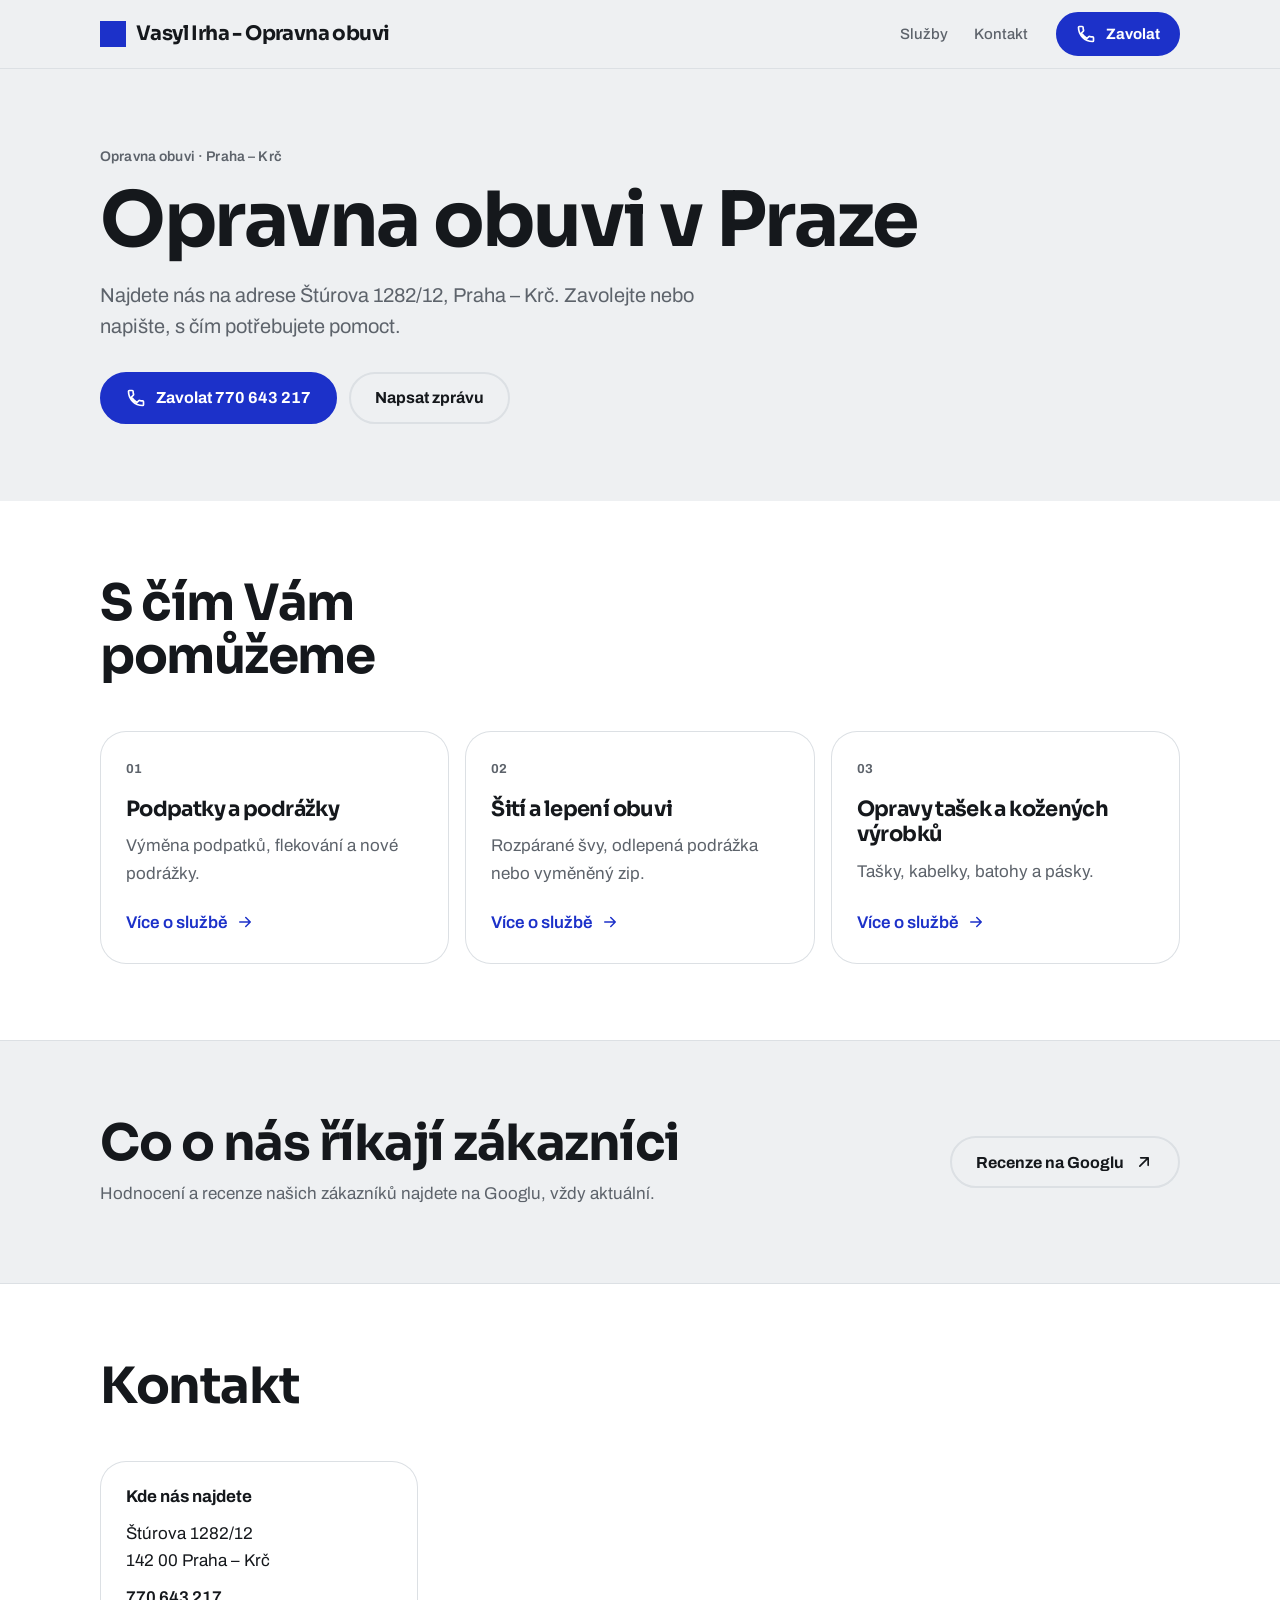
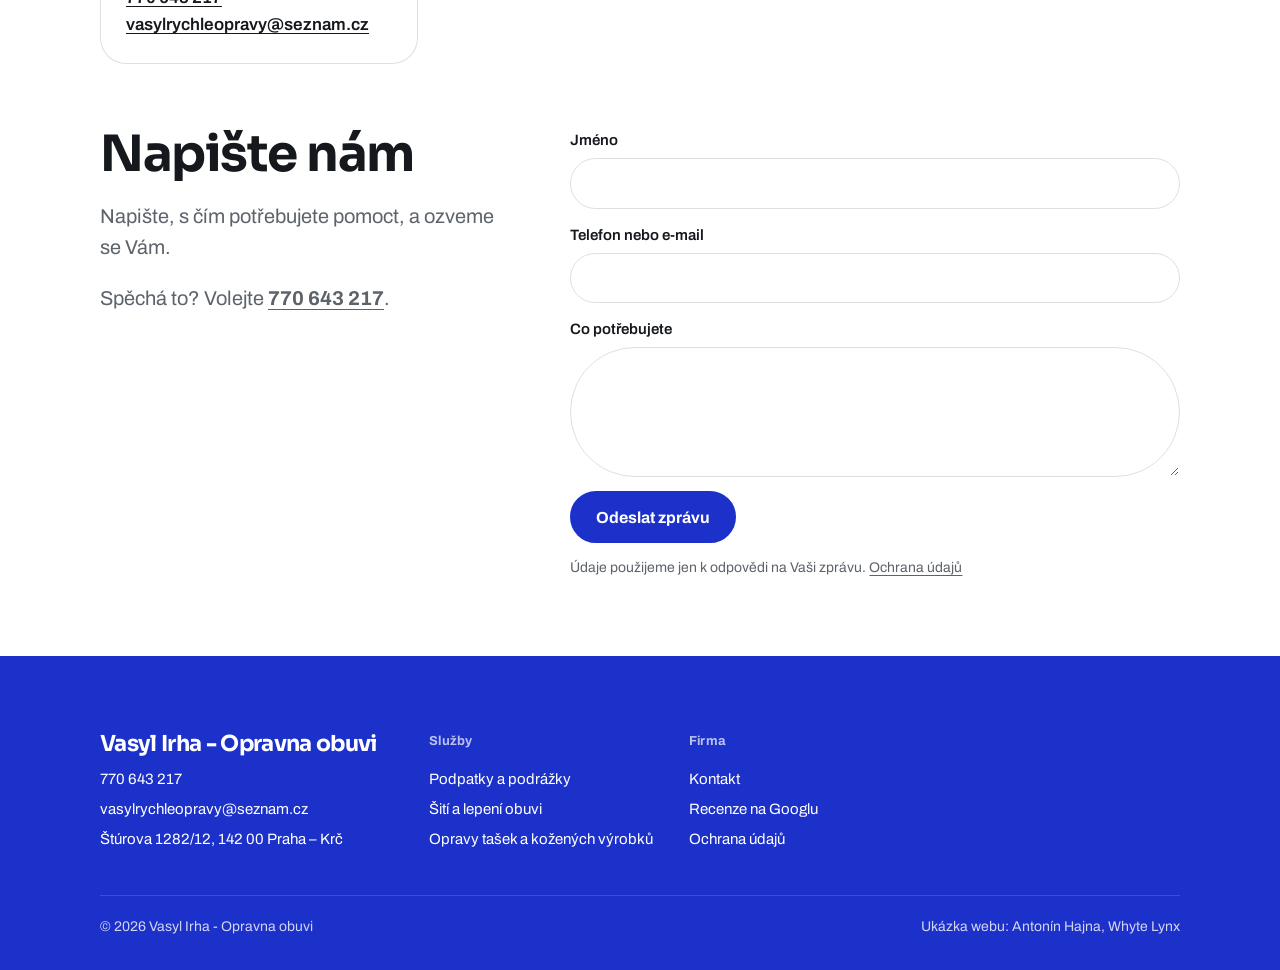
<file: index.html>
<!doctype html>
<html lang="cs">
<head>
<meta charset="utf-8">
<meta name="viewport" content="width=device-width, initial-scale=1">
<meta name="robots" content="noindex">
<title>Vasyl Irha - Opravna obuvi – opravna obuvi v Praze</title>
<meta name="description" content="Opravna obuvi v Praze. Najdete nás na adrese Štúrova 1282/12, Praha – Krč. Zavolejte nebo napište, s čím potřebujete pomoct.">
<meta property="og:type" content="website">
<meta property="og:locale" content="cs_CZ">
<meta property="og:title" content="Vasyl Irha - Opravna obuvi – opravna obuvi v Praze">
<meta property="og:description" content="Opravna obuvi v Praze. Najdete nás na adrese Štúrova 1282/12, Praha – Krč. Zavolejte nebo napište, s čím potřebujete pomoct.">
<meta name="theme-color" content="#eef0f2">
<link rel="icon" href="data:,">
<link rel="preconnect" href="https://fonts.googleapis.com">
<link rel="preconnect" href="https://fonts.gstatic.com" crossorigin>
<link href="https://fonts.googleapis.com/css2?family=Sora:wght@700&amp;family=Archivo:wdth,wght@62..125,100..900&amp;display=swap" rel="stylesheet">
<style>:root{--c:#1c31c9;--on:#ffffff;--cx:#1c31c9;--c2:#e6c37a;--on2:#161616;--bg:#eef0f2;--fg:#15181c;--mut:#5d636b;--card:#ffffff;--line:#dce0e4;--alt:#ffffff;--r:26px;--rb:999px;--hf:'Sora',system-ui,sans-serif;--hw:700;--hs:100%;--ht:none;--hl:-.03em;--hv:normal;--hk:1;--bf:'Archivo',system-ui,sans-serif;--sp:76px}</style>
<link rel="stylesheet" href="k.css">
<script type="application/ld+json">
{
 "@context": "https://schema.org",
 "@graph": [
  {
   "@type": "LocalBusiness",
   "@id": "#firma",
   "name": "Vasyl Irha - Opravna obuvi",
   "telephone": "+420770643217",
   "email": "vasylrychleopravy@seznam.cz",
   "address": {
    "@type": "PostalAddress",
    "streetAddress": "Štúrova 1282/12",
    "postalCode": "142 00",
    "addressLocality": "Praha – Krč",
    "addressCountry": "CZ"
   },
   "areaServed": [
    {
     "@type": "City",
     "name": "Praha"
    }
   ],
   "sameAs": [
    "https://www.google.com/maps/search/?api=1&query=Vasyl%20Irha%20-%20Opravna%20obuvi%2C%20%C5%A0t%C3%BArova%201282/12%2C%20142%2000%20Praha%204-Kr%C4%8D%2C%20Praha"
   ],
   "hasOfferCatalog": {
    "@type": "OfferCatalog",
    "name": "Služby",
    "itemListElement": [
     {
      "@type": "Offer",
      "itemOffered": {
       "@type": "Service",
       "name": "Podpatky a podrážky"
      }
     },
     {
      "@type": "Offer",
      "itemOffered": {
       "@type": "Service",
       "name": "Šití a lepení obuvi"
      }
     },
     {
      "@type": "Offer",
      "itemOffered": {
       "@type": "Service",
       "name": "Opravy tašek a kožených výrobků"
      }
     }
    ]
   }
  },
  {
   "@type": "WebSite",
   "name": "Vasyl Irha - Opravna obuvi",
   "inLanguage": "cs"
  }
 ]
}
</script>
</head>
<body data-hero="text" data-b="plna" data-ft="barva" data-mk="ctverec">
<a class="skok" href="#obsah">Přeskočit na obsah</a>
<header class="k-hdr">
  <div class="w">
    <a class="k-brand" href="index.html"><span class="k-mark" aria-hidden="true"></span><span class="k-name">Vasyl Irha - Opravna obuvi</span></a>
    <nav class="k-menu" aria-label="Hlavní"><a href="index.html#sluzby">Služby</a><a href="kontakt.html">Kontakt</a></nav>
    <a class="k-btn" href="tel:+420770643217"><svg viewBox="0 0 24 24" aria-hidden="true"><path d="M6.6 10.8a15.2 15.2 0 0 0 6.6 6.6l2.2-2.2a1 1 0 0 1 1-.25 11.4 11.4 0 0 0 3.6.57 1 1 0 0 1 1 1V20a1 1 0 0 1-1 1A17 17 0 0 1 3 4a1 1 0 0 1 1-1h3.5a1 1 0 0 1 1 1c0 1.25.2 2.45.57 3.6a1 1 0 0 1-.25 1z"/></svg>Zavolat</a>
  </div>
</header>
<main id="obsah">
<section class="k-hero">
  <div class="w k-hero-in">
    <div>
      <p class="k-kick">Opravna obuvi · Praha – Krč</p>
      <h1>Opravna obuvi v Praze</h1>
      <p class="k-lead">Najdete nás na adrese Štúrova 1282/12, Praha – Krč. Zavolejte nebo napište, s čím potřebujete pomoct.</p>
      <div class="k-acts"><a class="k-btn" href="tel:+420770643217"><svg viewBox="0 0 24 24" aria-hidden="true"><path d="M6.6 10.8a15.2 15.2 0 0 0 6.6 6.6l2.2-2.2a1 1 0 0 1 1-.25 11.4 11.4 0 0 0 3.6.57 1 1 0 0 1 1 1V20a1 1 0 0 1-1 1A17 17 0 0 1 3 4a1 1 0 0 1 1-1h3.5a1 1 0 0 1 1 1c0 1.25.2 2.45.57 3.6a1 1 0 0 1-.25 1z"/></svg>Zavolat 770 643 217</a><a class="k-btn alt" href="#kontakt">Napsat zprávu</a></div>
      
    </div>
    
  </div>
</section>
<section class="k-sec alt" id="sluzby"><div class="w"><div class="k-head"><h2>S čím Vám pomůžeme</h2></div><div class="k-cards"><a class="k-card" href="podpatky-a-podrazky.html"><span class="k-num">01</span><h3>Podpatky a podrážky</h3><p>Výměna podpatků, flekování a nové podrážky.</p><span class="k-more">Více o službě<svg viewBox="0 0 24 24" aria-hidden="true"><path d="M5 12h14M13 6l6 6-6 6"/></svg></span></a><a class="k-card" href="siti-a-lepeni-obuvi.html"><span class="k-num">02</span><h3>Šití a lepení obuvi</h3><p>Rozpárané švy, odlepená podrážka nebo vyměněný zip.</p><span class="k-more">Více o službě<svg viewBox="0 0 24 24" aria-hidden="true"><path d="M5 12h14M13 6l6 6-6 6"/></svg></span></a><a class="k-card" href="opravy-tasek-a-kozenych-vyrobku.html"><span class="k-num">03</span><h3>Opravy tašek a kožených výrobků</h3><p>Tašky, kabelky, batohy a pásky.</p><span class="k-more">Více o službě<svg viewBox="0 0 24 24" aria-hidden="true"><path d="M5 12h14M13 6l6 6-6 6"/></svg></span></a></div></div></section>
<section class="k-sec" id="recenze"><div class="w k-band"><div><h2>Co o nás říkají zákazníci</h2><p>Hodnocení a recenze našich zákazníků najdete na Googlu, vždy aktuální.</p></div><a class="k-btn alt" href="https://www.google.com/maps/search/?api=1&amp;query=Vasyl%20Irha%20-%20Opravna%20obuvi%2C%20%C5%A0t%C3%BArova%201282/12%2C%20142%2000%20Praha%204-Kr%C4%8D%2C%20Praha" target="_blank" rel="noopener">Recenze na Googlu<svg viewBox="0 0 24 24" aria-hidden="true"><path d="M7 17 17 7M8 7h9v9"/></svg></a></div></section>
<section class="k-sec alt" id="kontakt"><div class="w"><div class="k-head"><h2>Kontakt</h2></div><div class="k-contact"><div class="k-tile"><h3>Kde nás najdete</h3><p>Štúrova 1282/12<br>142 00 Praha – Krč</p><p><a href="tel:+420770643217">770 643 217</a><br><a href="mailto:vasylrychleopravy@seznam.cz">vasylrychleopravy@seznam.cz</a></p></div></div><div class="k-form-w" id="formular">
  <div><h2>Napište nám</h2><p class="k-lead">Napište, s čím potřebujete pomoct, a ozveme se Vám.</p>
  <p class="k-lead">Spěchá to? Volejte <a href="tel:+420770643217"><strong>770 643 217</strong></a>.</p></div>
  <form class="k-form" id="kForm" data-mode="demo">
    <label>Jméno<input name="jmeno" autocomplete="name" required></label>
    <label>Telefon nebo e-mail<input name="kontakt" autocomplete="tel" required></label>
    <label>Co potřebujete<textarea name="zprava" required></textarea></label>
    <button class="k-btn" type="submit">Odeslat zprávu</button>
    <p class="k-note">Údaje použijeme jen k odpovědi na Vaši zprávu. <a href="ochrana-udaju.html">Ochrana údajů</a></p>
  </form>
</div></div></section>
</main>
<footer class="k-ft">
  <div class="w">
    <div class="k-ft-in">
      <div><span class="k-name">Vasyl Irha - Opravna obuvi</span><p><a href="tel:+420770643217">770 643 217</a></p><p><a href="mailto:vasylrychleopravy@seznam.cz">vasylrychleopravy@seznam.cz</a></p><p>Štúrova 1282/12, 142 00 Praha – Krč</p></div>
      <nav aria-label="Služby"><h3>Služby</h3><a href="podpatky-a-podrazky.html">Podpatky a podrážky</a><a href="siti-a-lepeni-obuvi.html">Šití a lepení obuvi</a><a href="opravy-tasek-a-kozenych-vyrobku.html">Opravy tašek a kožených výrobků</a></nav><nav aria-label="Firma"><h3>Firma</h3><a href="kontakt.html">Kontakt</a><a href="https://www.google.com/maps/search/?api=1&amp;query=Vasyl%20Irha%20-%20Opravna%20obuvi%2C%20%C5%A0t%C3%BArova%201282/12%2C%20142%2000%20Praha%204-Kr%C4%8D%2C%20Praha" target="_blank" rel="noopener">Recenze na Googlu</a><a href="ochrana-udaju.html">Ochrana údajů</a></nav>
    </div>
    <div class="k-ft-bot"><span>© 2026 Vasyl Irha - Opravna obuvi</span><span>Ukázka webu: Antonín Hajna, <a href="https://whytelynx.cz" target="_blank" rel="noopener">Whyte Lynx</a></span></div>
  </div>
</footer>
<div class="k-bar"><a class="k-btn" href="tel:+420770643217"><svg viewBox="0 0 24 24" aria-hidden="true"><path d="M6.6 10.8a15.2 15.2 0 0 0 6.6 6.6l2.2-2.2a1 1 0 0 1 1-.25 11.4 11.4 0 0 0 3.6.57 1 1 0 0 1 1 1V20a1 1 0 0 1-1 1A17 17 0 0 1 3 4a1 1 0 0 1 1-1h3.5a1 1 0 0 1 1 1c0 1.25.2 2.45.57 3.6a1 1 0 0 1-.25 1z"/></svg>Zavolat</a><a class="k-btn alt" href="kontakt.html#formular">Napsat</a></div>
<script>window.K_HODINY=[]</script>
<script src="k.js" defer></script>
</body>
</html>
</file>
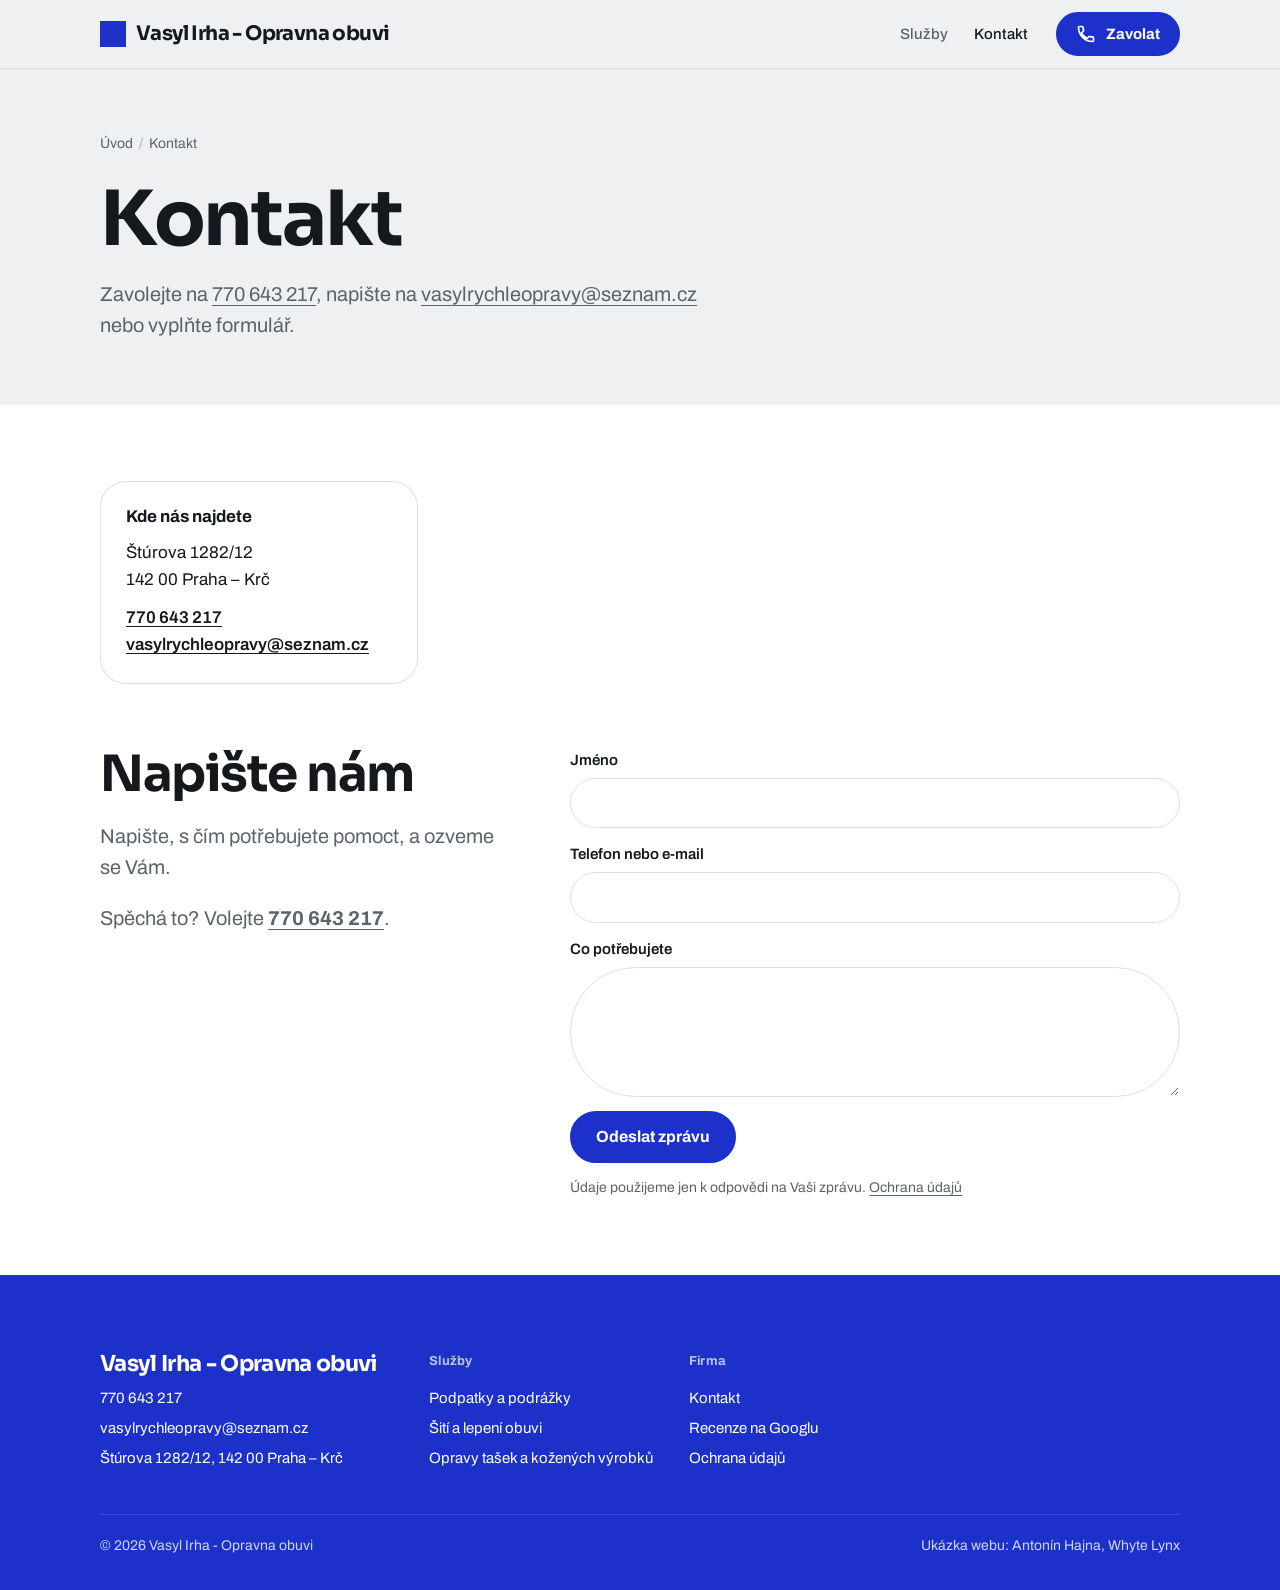
<file: kontakt.html>
<!doctype html>
<html lang="cs">
<head>
<meta charset="utf-8">
<meta name="viewport" content="width=device-width, initial-scale=1">
<meta name="robots" content="noindex">
<title>Kontakt | Vasyl Irha - Opravna obuvi</title>
<meta name="description" content="Vasyl Irha - Opravna obuvi: Štúrova 1282/12, 142 00 Praha – Krč, telefon 770 643 217.">
<meta property="og:type" content="website">
<meta property="og:locale" content="cs_CZ">
<meta property="og:title" content="Kontakt | Vasyl Irha - Opravna obuvi">
<meta property="og:description" content="Vasyl Irha - Opravna obuvi: Štúrova 1282/12, 142 00 Praha – Krč, telefon 770 643 217.">
<meta name="theme-color" content="#eef0f2">
<link rel="icon" href="data:,">
<link rel="preconnect" href="https://fonts.googleapis.com">
<link rel="preconnect" href="https://fonts.gstatic.com" crossorigin>
<link href="https://fonts.googleapis.com/css2?family=Sora:wght@700&amp;family=Archivo:wdth,wght@62..125,100..900&amp;display=swap" rel="stylesheet">
<style>:root{--c:#1c31c9;--on:#ffffff;--cx:#1c31c9;--c2:#e6c37a;--on2:#161616;--bg:#eef0f2;--fg:#15181c;--mut:#5d636b;--card:#ffffff;--line:#dce0e4;--alt:#ffffff;--r:26px;--rb:999px;--hf:'Sora',system-ui,sans-serif;--hw:700;--hs:100%;--ht:none;--hl:-.03em;--hv:normal;--hk:1;--bf:'Archivo',system-ui,sans-serif;--sp:76px}</style>
<link rel="stylesheet" href="k.css">
<script type="application/ld+json">
{
 "@context": "https://schema.org",
 "@graph": [
  {
   "@type": "LocalBusiness",
   "@id": "#firma",
   "name": "Vasyl Irha - Opravna obuvi",
   "telephone": "+420770643217",
   "email": "vasylrychleopravy@seznam.cz",
   "address": {
    "@type": "PostalAddress",
    "streetAddress": "Štúrova 1282/12",
    "postalCode": "142 00",
    "addressLocality": "Praha – Krč",
    "addressCountry": "CZ"
   },
   "areaServed": [
    {
     "@type": "City",
     "name": "Praha"
    }
   ],
   "sameAs": [
    "https://www.google.com/maps/search/?api=1&query=Vasyl%20Irha%20-%20Opravna%20obuvi%2C%20%C5%A0t%C3%BArova%201282/12%2C%20142%2000%20Praha%204-Kr%C4%8D%2C%20Praha"
   ],
   "hasOfferCatalog": {
    "@type": "OfferCatalog",
    "name": "Služby",
    "itemListElement": [
     {
      "@type": "Offer",
      "itemOffered": {
       "@type": "Service",
       "name": "Podpatky a podrážky"
      }
     },
     {
      "@type": "Offer",
      "itemOffered": {
       "@type": "Service",
       "name": "Šití a lepení obuvi"
      }
     },
     {
      "@type": "Offer",
      "itemOffered": {
       "@type": "Service",
       "name": "Opravy tašek a kožených výrobků"
      }
     }
    ]
   }
  },
  {
   "@type": "BreadcrumbList",
   "itemListElement": [
    {
     "@type": "ListItem",
     "position": 1,
     "name": "Úvod"
    },
    {
     "@type": "ListItem",
     "position": 2,
     "name": "Kontakt"
    }
   ]
  }
 ]
}
</script>
</head>
<body data-hero="text" data-b="plna" data-ft="barva" data-mk="ctverec">
<a class="skok" href="#obsah">Přeskočit na obsah</a>
<header class="k-hdr">
  <div class="w">
    <a class="k-brand" href="index.html"><span class="k-mark" aria-hidden="true"></span><span class="k-name">Vasyl Irha - Opravna obuvi</span></a>
    <nav class="k-menu" aria-label="Hlavní"><a href="index.html#sluzby">Služby</a><a href="kontakt.html" aria-current="page">Kontakt</a></nav>
    <a class="k-btn" href="tel:+420770643217"><svg viewBox="0 0 24 24" aria-hidden="true"><path d="M6.6 10.8a15.2 15.2 0 0 0 6.6 6.6l2.2-2.2a1 1 0 0 1 1-.25 11.4 11.4 0 0 0 3.6.57 1 1 0 0 1 1 1V20a1 1 0 0 1-1 1A17 17 0 0 1 3 4a1 1 0 0 1 1-1h3.5a1 1 0 0 1 1 1c0 1.25.2 2.45.57 3.6a1 1 0 0 1-.25 1z"/></svg>Zavolat</a>
  </div>
</header>
<main id="obsah">
<section class="k-hero k-sub"><div class="w">
  <nav class="k-crumb" aria-label="Drobečková navigace"><a href="index.html">Úvod</a><span>Kontakt</span></nav>
  <h1>Kontakt</h1>
  <p class="k-lead">Zavolejte na <a href="tel:+420770643217">770 643 217</a>, napište na <a href="mailto:vasylrychleopravy@seznam.cz">vasylrychleopravy@seznam.cz</a> nebo vyplňte formulář.</p>
</div></section>
<section class="k-sec alt" style="border-top:0"><div class="w"><div class="k-contact"><div class="k-tile"><h3>Kde nás najdete</h3><p>Štúrova 1282/12<br>142 00 Praha – Krč</p><p><a href="tel:+420770643217">770 643 217</a><br><a href="mailto:vasylrychleopravy@seznam.cz">vasylrychleopravy@seznam.cz</a></p></div></div><div class="k-form-w" id="formular">
  <div><h2>Napište nám</h2><p class="k-lead">Napište, s čím potřebujete pomoct, a ozveme se Vám.</p>
  <p class="k-lead">Spěchá to? Volejte <a href="tel:+420770643217"><strong>770 643 217</strong></a>.</p></div>
  <form class="k-form" id="kForm" data-mode="demo">
    <label>Jméno<input name="jmeno" autocomplete="name" required></label>
    <label>Telefon nebo e-mail<input name="kontakt" autocomplete="tel" required></label>
    <label>Co potřebujete<textarea name="zprava" required></textarea></label>
    <button class="k-btn" type="submit">Odeslat zprávu</button>
    <p class="k-note">Údaje použijeme jen k odpovědi na Vaši zprávu. <a href="ochrana-udaju.html">Ochrana údajů</a></p>
  </form>
</div></div></section>
</main>
<footer class="k-ft">
  <div class="w">
    <div class="k-ft-in">
      <div><span class="k-name">Vasyl Irha - Opravna obuvi</span><p><a href="tel:+420770643217">770 643 217</a></p><p><a href="mailto:vasylrychleopravy@seznam.cz">vasylrychleopravy@seznam.cz</a></p><p>Štúrova 1282/12, 142 00 Praha – Krč</p></div>
      <nav aria-label="Služby"><h3>Služby</h3><a href="podpatky-a-podrazky.html">Podpatky a podrážky</a><a href="siti-a-lepeni-obuvi.html">Šití a lepení obuvi</a><a href="opravy-tasek-a-kozenych-vyrobku.html">Opravy tašek a kožených výrobků</a></nav><nav aria-label="Firma"><h3>Firma</h3><a href="kontakt.html">Kontakt</a><a href="https://www.google.com/maps/search/?api=1&amp;query=Vasyl%20Irha%20-%20Opravna%20obuvi%2C%20%C5%A0t%C3%BArova%201282/12%2C%20142%2000%20Praha%204-Kr%C4%8D%2C%20Praha" target="_blank" rel="noopener">Recenze na Googlu</a><a href="ochrana-udaju.html">Ochrana údajů</a></nav>
    </div>
    <div class="k-ft-bot"><span>© 2026 Vasyl Irha - Opravna obuvi</span><span>Ukázka webu: Antonín Hajna, <a href="https://whytelynx.cz" target="_blank" rel="noopener">Whyte Lynx</a></span></div>
  </div>
</footer>
<div class="k-bar"><a class="k-btn" href="tel:+420770643217"><svg viewBox="0 0 24 24" aria-hidden="true"><path d="M6.6 10.8a15.2 15.2 0 0 0 6.6 6.6l2.2-2.2a1 1 0 0 1 1-.25 11.4 11.4 0 0 0 3.6.57 1 1 0 0 1 1 1V20a1 1 0 0 1-1 1A17 17 0 0 1 3 4a1 1 0 0 1 1-1h3.5a1 1 0 0 1 1 1c0 1.25.2 2.45.57 3.6a1 1 0 0 1-.25 1z"/></svg>Zavolat</a><a class="k-btn alt" href="kontakt.html#formular">Napsat</a></div>
<script>window.K_HODINY=[]</script>
<script src="k.js" defer></script>
</body>
</html>
</file>
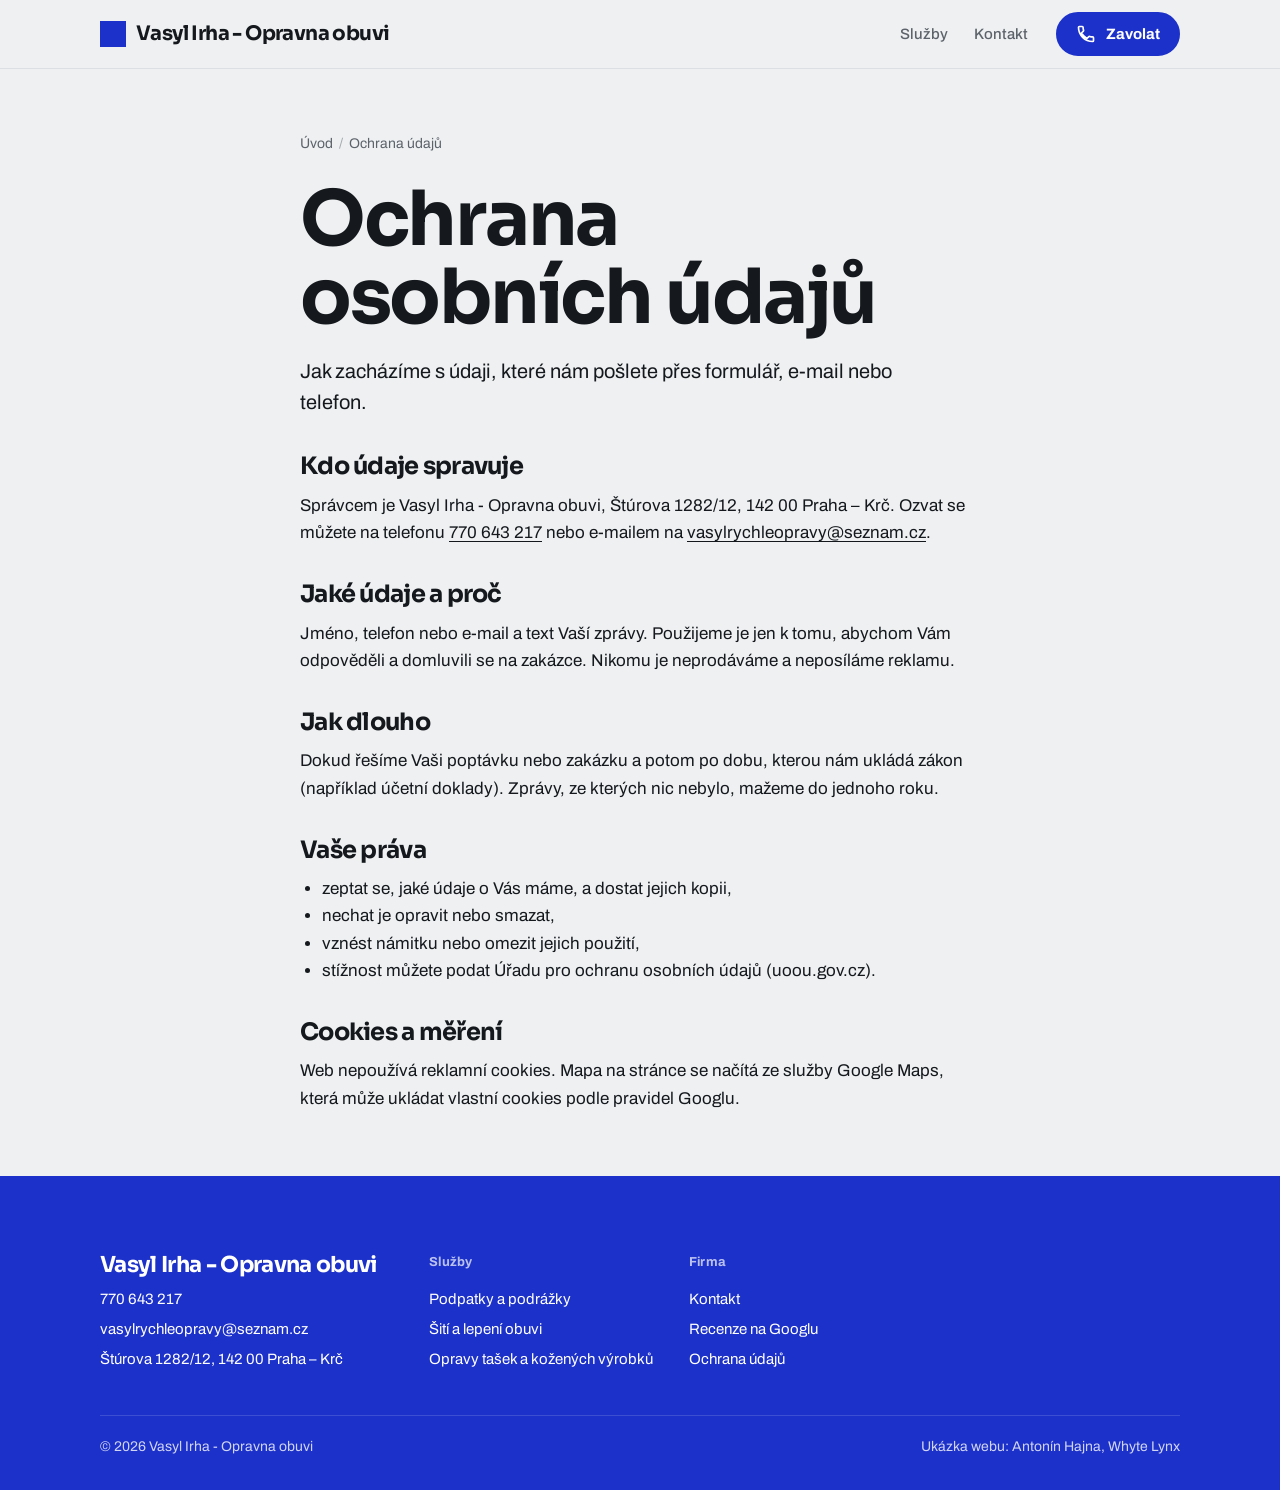
<file: ochrana-udaju.html>
<!doctype html>
<html lang="cs">
<head>
<meta charset="utf-8">
<meta name="viewport" content="width=device-width, initial-scale=1">
<meta name="robots" content="noindex">
<title>Ochrana údajů | Vasyl Irha - Opravna obuvi</title>
<meta name="description" content="Jak Vasyl Irha - Opravna obuvi zachází s osobními údaji.">
<meta property="og:type" content="website">
<meta property="og:locale" content="cs_CZ">
<meta property="og:title" content="Ochrana údajů | Vasyl Irha - Opravna obuvi">
<meta property="og:description" content="Jak Vasyl Irha - Opravna obuvi zachází s osobními údaji.">
<meta name="theme-color" content="#eef0f2">
<link rel="icon" href="data:,">
<link rel="preconnect" href="https://fonts.googleapis.com">
<link rel="preconnect" href="https://fonts.gstatic.com" crossorigin>
<link href="https://fonts.googleapis.com/css2?family=Sora:wght@700&amp;family=Archivo:wdth,wght@62..125,100..900&amp;display=swap" rel="stylesheet">
<style>:root{--c:#1c31c9;--on:#ffffff;--cx:#1c31c9;--c2:#e6c37a;--on2:#161616;--bg:#eef0f2;--fg:#15181c;--mut:#5d636b;--card:#ffffff;--line:#dce0e4;--alt:#ffffff;--r:26px;--rb:999px;--hf:'Sora',system-ui,sans-serif;--hw:700;--hs:100%;--ht:none;--hl:-.03em;--hv:normal;--hk:1;--bf:'Archivo',system-ui,sans-serif;--sp:76px}</style>
<link rel="stylesheet" href="k.css">
<script type="application/ld+json">
{
 "@context": "https://schema.org",
 "@graph": [
  {
   "@type": "LocalBusiness",
   "@id": "#firma",
   "name": "Vasyl Irha - Opravna obuvi",
   "telephone": "+420770643217"
  }
 ]
}
</script>
</head>
<body data-hero="text" data-b="plna" data-ft="barva" data-mk="ctverec">
<a class="skok" href="#obsah">Přeskočit na obsah</a>
<header class="k-hdr">
  <div class="w">
    <a class="k-brand" href="index.html"><span class="k-mark" aria-hidden="true"></span><span class="k-name">Vasyl Irha - Opravna obuvi</span></a>
    <nav class="k-menu" aria-label="Hlavní"><a href="index.html#sluzby">Služby</a><a href="kontakt.html">Kontakt</a></nav>
    <a class="k-btn" href="tel:+420770643217"><svg viewBox="0 0 24 24" aria-hidden="true"><path d="M6.6 10.8a15.2 15.2 0 0 0 6.6 6.6l2.2-2.2a1 1 0 0 1 1-.25 11.4 11.4 0 0 0 3.6.57 1 1 0 0 1 1 1V20a1 1 0 0 1-1 1A17 17 0 0 1 3 4a1 1 0 0 1 1-1h3.5a1 1 0 0 1 1 1c0 1.25.2 2.45.57 3.6a1 1 0 0 1-.25 1z"/></svg>Zavolat</a>
  </div>
</header>
<main id="obsah">
<section class="k-hero k-sub"><div class="w k-legal">
  <nav class="k-crumb" aria-label="Drobečková navigace"><a href="index.html">Úvod</a><span>Ochrana údajů</span></nav>
  <h1>Ochrana osobních údajů</h1>
  <p class="k-lead">Jak zacházíme s údaji, které nám pošlete přes formulář, e-mail nebo telefon.</p>
  <h2>Kdo údaje spravuje</h2>
  <p>Správcem je Vasyl Irha - Opravna obuvi, Štúrova 1282/12, 142 00 Praha – Krč. Ozvat se můžete na telefonu <a href="tel:+420770643217">770 643 217</a> nebo e-mailem na <a href="mailto:vasylrychleopravy@seznam.cz">vasylrychleopravy@seznam.cz</a>.</p>
  <h2>Jaké údaje a proč</h2>
  <p>Jméno, telefon nebo e-mail a text Vaší zprávy. Použijeme je jen k tomu, abychom Vám odpověděli a domluvili se na zakázce. Nikomu je neprodáváme a neposíláme reklamu.</p>
  <h2>Jak dlouho</h2>
  <p>Dokud řešíme Vaši poptávku nebo zakázku a potom po dobu, kterou nám ukládá zákon (například účetní doklady). Zprávy, ze kterých nic nebylo, mažeme do jednoho roku.</p>
  <h2>Vaše práva</h2>
  <ul><li>zeptat se, jaké údaje o Vás máme, a dostat jejich kopii,</li><li>nechat je opravit nebo smazat,</li><li>vznést námitku nebo omezit jejich použití,</li><li>stížnost můžete podat Úřadu pro ochranu osobních údajů (uoou.gov.cz).</li></ul>
  <h2>Cookies a měření</h2>
  <p>Web nepoužívá reklamní cookies. Mapa na stránce se načítá ze služby Google Maps, která může ukládat vlastní cookies podle pravidel Googlu.</p>
</div></section>
</main>
<footer class="k-ft">
  <div class="w">
    <div class="k-ft-in">
      <div><span class="k-name">Vasyl Irha - Opravna obuvi</span><p><a href="tel:+420770643217">770 643 217</a></p><p><a href="mailto:vasylrychleopravy@seznam.cz">vasylrychleopravy@seznam.cz</a></p><p>Štúrova 1282/12, 142 00 Praha – Krč</p></div>
      <nav aria-label="Služby"><h3>Služby</h3><a href="podpatky-a-podrazky.html">Podpatky a podrážky</a><a href="siti-a-lepeni-obuvi.html">Šití a lepení obuvi</a><a href="opravy-tasek-a-kozenych-vyrobku.html">Opravy tašek a kožených výrobků</a></nav><nav aria-label="Firma"><h3>Firma</h3><a href="kontakt.html">Kontakt</a><a href="https://www.google.com/maps/search/?api=1&amp;query=Vasyl%20Irha%20-%20Opravna%20obuvi%2C%20%C5%A0t%C3%BArova%201282/12%2C%20142%2000%20Praha%204-Kr%C4%8D%2C%20Praha" target="_blank" rel="noopener">Recenze na Googlu</a><a href="ochrana-udaju.html">Ochrana údajů</a></nav>
    </div>
    <div class="k-ft-bot"><span>© 2026 Vasyl Irha - Opravna obuvi</span><span>Ukázka webu: Antonín Hajna, <a href="https://whytelynx.cz" target="_blank" rel="noopener">Whyte Lynx</a></span></div>
  </div>
</footer>
<div class="k-bar"><a class="k-btn" href="tel:+420770643217"><svg viewBox="0 0 24 24" aria-hidden="true"><path d="M6.6 10.8a15.2 15.2 0 0 0 6.6 6.6l2.2-2.2a1 1 0 0 1 1-.25 11.4 11.4 0 0 0 3.6.57 1 1 0 0 1 1 1V20a1 1 0 0 1-1 1A17 17 0 0 1 3 4a1 1 0 0 1 1-1h3.5a1 1 0 0 1 1 1c0 1.25.2 2.45.57 3.6a1 1 0 0 1-.25 1z"/></svg>Zavolat</a><a class="k-btn alt" href="kontakt.html#formular">Napsat</a></div>
<script>window.K_HODINY=[]</script>
<script src="k.js" defer></script>
</body>
</html>
</file>
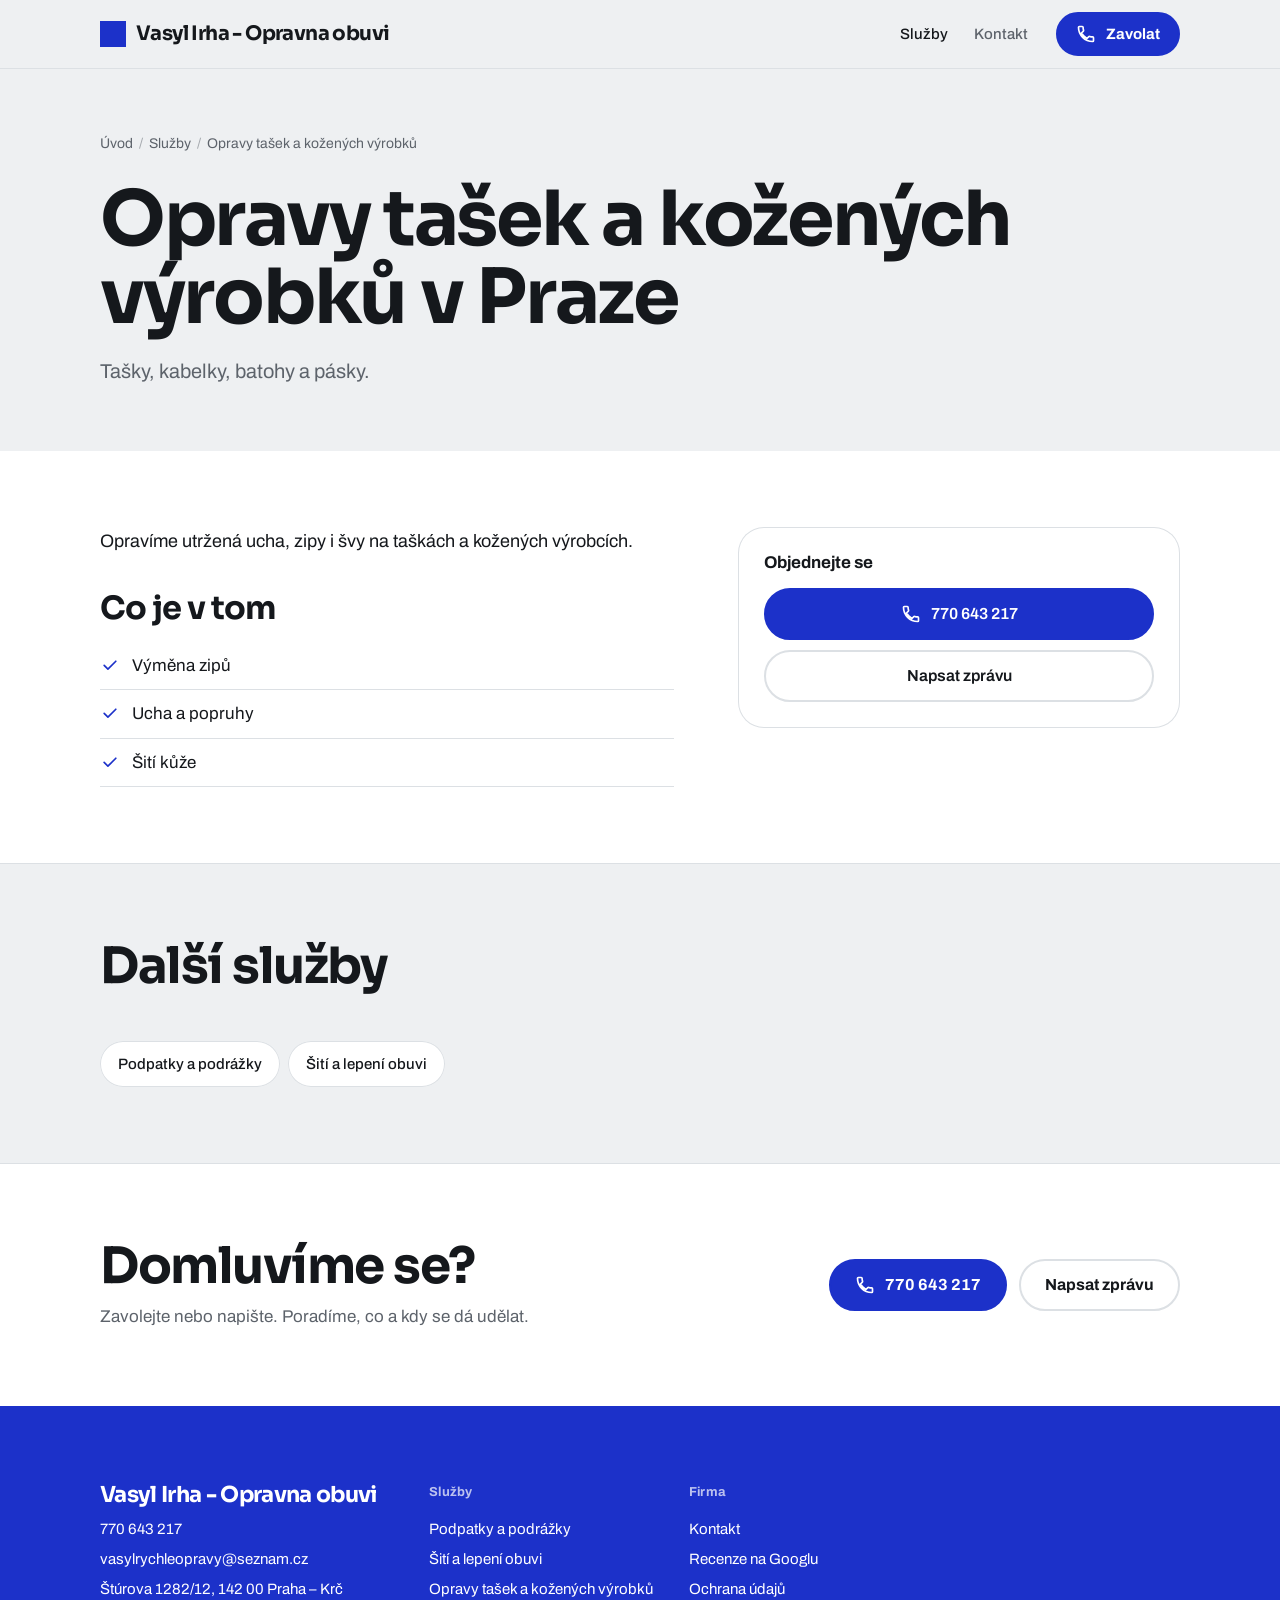
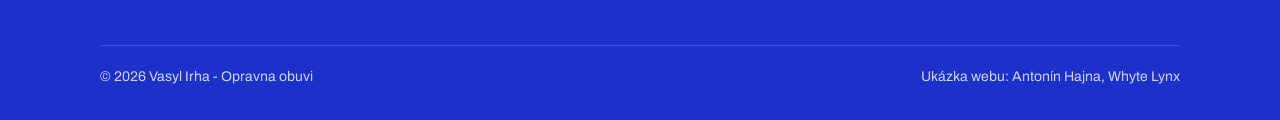
<file: opravy-tasek-a-kozenych-vyrobku.html>
<!doctype html>
<html lang="cs">
<head>
<meta charset="utf-8">
<meta name="viewport" content="width=device-width, initial-scale=1">
<meta name="robots" content="noindex">
<title>Opravy tašek a kožených výrobků Praha | Vasyl Irha - Opravna obuvi</title>
<meta name="description" content="Tašky, kabelky, batohy a pásky.">
<meta property="og:type" content="website">
<meta property="og:locale" content="cs_CZ">
<meta property="og:title" content="Opravy tašek a kožených výrobků Praha | Vasyl Irha - Opravna obuvi">
<meta property="og:description" content="Tašky, kabelky, batohy a pásky.">
<meta name="theme-color" content="#eef0f2">
<link rel="icon" href="data:,">
<link rel="preconnect" href="https://fonts.googleapis.com">
<link rel="preconnect" href="https://fonts.gstatic.com" crossorigin>
<link href="https://fonts.googleapis.com/css2?family=Sora:wght@700&amp;family=Archivo:wdth,wght@62..125,100..900&amp;display=swap" rel="stylesheet">
<style>:root{--c:#1c31c9;--on:#ffffff;--cx:#1c31c9;--c2:#e6c37a;--on2:#161616;--bg:#eef0f2;--fg:#15181c;--mut:#5d636b;--card:#ffffff;--line:#dce0e4;--alt:#ffffff;--r:26px;--rb:999px;--hf:'Sora',system-ui,sans-serif;--hw:700;--hs:100%;--ht:none;--hl:-.03em;--hv:normal;--hk:1;--bf:'Archivo',system-ui,sans-serif;--sp:76px}</style>
<link rel="stylesheet" href="k.css">
<script type="application/ld+json">
{
 "@context": "https://schema.org",
 "@graph": [
  {
   "@type": "LocalBusiness",
   "@id": "#firma",
   "name": "Vasyl Irha - Opravna obuvi",
   "telephone": "+420770643217"
  },
  {
   "@type": "Service",
   "name": "Opravy tašek a kožených výrobků",
   "description": "Tašky, kabelky, batohy a pásky.",
   "provider": {
    "@id": "#firma"
   },
   "areaServed": [
    {
     "@type": "City",
     "name": "Praha"
    }
   ]
  },
  {
   "@type": "BreadcrumbList",
   "itemListElement": [
    {
     "@type": "ListItem",
     "position": 1,
     "name": "Úvod"
    },
    {
     "@type": "ListItem",
     "position": 2,
     "name": "Opravy tašek a kožených výrobků"
    }
   ]
  }
 ]
}
</script>
</head>
<body data-hero="text" data-b="plna" data-ft="barva" data-mk="ctverec">
<a class="skok" href="#obsah">Přeskočit na obsah</a>
<header class="k-hdr">
  <div class="w">
    <a class="k-brand" href="index.html"><span class="k-mark" aria-hidden="true"></span><span class="k-name">Vasyl Irha - Opravna obuvi</span></a>
    <nav class="k-menu" aria-label="Hlavní"><a href="index.html#sluzby" aria-current="page">Služby</a><a href="kontakt.html">Kontakt</a></nav>
    <a class="k-btn" href="tel:+420770643217"><svg viewBox="0 0 24 24" aria-hidden="true"><path d="M6.6 10.8a15.2 15.2 0 0 0 6.6 6.6l2.2-2.2a1 1 0 0 1 1-.25 11.4 11.4 0 0 0 3.6.57 1 1 0 0 1 1 1V20a1 1 0 0 1-1 1A17 17 0 0 1 3 4a1 1 0 0 1 1-1h3.5a1 1 0 0 1 1 1c0 1.25.2 2.45.57 3.6a1 1 0 0 1-.25 1z"/></svg>Zavolat</a>
  </div>
</header>
<main id="obsah">
<section class="k-hero k-sub"><div class="w">
  <nav class="k-crumb" aria-label="Drobečková navigace"><a href="index.html">Úvod</a><span><a href="index.html#sluzby">Služby</a></span><span>Opravy tašek a kožených výrobků</span></nav>
  <h1>Opravy tašek a kožených výrobků v Praze</h1>
  <p class="k-lead">Tašky, kabelky, batohy a pásky.</p>
</div></section>
<section class="k-sec alt"><div class="w k-page"><div class="k-text"><p>Opravíme utržená ucha, zipy i švy na taškách a kožených výrobcích.</p><h2>Co je v tom</h2><ul class="k-check"><li><svg viewBox="0 0 24 24" aria-hidden="true"><path d="m5 12.5 4.5 4.5L19 7.5"/></svg><span>Výměna zipů</span></li><li><svg viewBox="0 0 24 24" aria-hidden="true"><path d="m5 12.5 4.5 4.5L19 7.5"/></svg><span>Ucha a popruhy</span></li><li><svg viewBox="0 0 24 24" aria-hidden="true"><path d="m5 12.5 4.5 4.5L19 7.5"/></svg><span>Šití kůže</span></li></ul></div><aside class="k-side"><div class="k-tile"><h3>Objednejte se</h3><p class="k-mut"></p><p style="margin-top:14px"><a class="k-btn" href="tel:+420770643217"><svg viewBox="0 0 24 24" aria-hidden="true"><path d="M6.6 10.8a15.2 15.2 0 0 0 6.6 6.6l2.2-2.2a1 1 0 0 1 1-.25 11.4 11.4 0 0 0 3.6.57 1 1 0 0 1 1 1V20a1 1 0 0 1-1 1A17 17 0 0 1 3 4a1 1 0 0 1 1-1h3.5a1 1 0 0 1 1 1c0 1.25.2 2.45.57 3.6a1 1 0 0 1-.25 1z"/></svg>770 643 217</a></p><p><a class="k-btn alt" href="kontakt.html#formular">Napsat zprávu</a></p></div></aside></div></section>
<section class="k-sec"><div class="w"><div class="k-head"><h2>Další služby</h2></div><div class="k-pills"><a href="podpatky-a-podrazky.html">Podpatky a podrážky</a><a href="siti-a-lepeni-obuvi.html">Šití a lepení obuvi</a></div></div></section>
<section class="k-sec alt"><div class="w k-band"><div><h2>Domluvíme se?</h2><p>Zavolejte nebo napište. Poradíme, co a kdy se dá udělat.</p></div><div class="k-acts" style="margin-top:0"><a class="k-btn" href="tel:+420770643217"><svg viewBox="0 0 24 24" aria-hidden="true"><path d="M6.6 10.8a15.2 15.2 0 0 0 6.6 6.6l2.2-2.2a1 1 0 0 1 1-.25 11.4 11.4 0 0 0 3.6.57 1 1 0 0 1 1 1V20a1 1 0 0 1-1 1A17 17 0 0 1 3 4a1 1 0 0 1 1-1h3.5a1 1 0 0 1 1 1c0 1.25.2 2.45.57 3.6a1 1 0 0 1-.25 1z"/></svg>770 643 217</a><a class="k-btn alt" href="kontakt.html#formular">Napsat zprávu</a></div></div></section>
</main>
<footer class="k-ft">
  <div class="w">
    <div class="k-ft-in">
      <div><span class="k-name">Vasyl Irha - Opravna obuvi</span><p><a href="tel:+420770643217">770 643 217</a></p><p><a href="mailto:vasylrychleopravy@seznam.cz">vasylrychleopravy@seznam.cz</a></p><p>Štúrova 1282/12, 142 00 Praha – Krč</p></div>
      <nav aria-label="Služby"><h3>Služby</h3><a href="podpatky-a-podrazky.html">Podpatky a podrážky</a><a href="siti-a-lepeni-obuvi.html">Šití a lepení obuvi</a><a href="opravy-tasek-a-kozenych-vyrobku.html">Opravy tašek a kožených výrobků</a></nav><nav aria-label="Firma"><h3>Firma</h3><a href="kontakt.html">Kontakt</a><a href="https://www.google.com/maps/search/?api=1&amp;query=Vasyl%20Irha%20-%20Opravna%20obuvi%2C%20%C5%A0t%C3%BArova%201282/12%2C%20142%2000%20Praha%204-Kr%C4%8D%2C%20Praha" target="_blank" rel="noopener">Recenze na Googlu</a><a href="ochrana-udaju.html">Ochrana údajů</a></nav>
    </div>
    <div class="k-ft-bot"><span>© 2026 Vasyl Irha - Opravna obuvi</span><span>Ukázka webu: Antonín Hajna, <a href="https://whytelynx.cz" target="_blank" rel="noopener">Whyte Lynx</a></span></div>
  </div>
</footer>
<div class="k-bar"><a class="k-btn" href="tel:+420770643217"><svg viewBox="0 0 24 24" aria-hidden="true"><path d="M6.6 10.8a15.2 15.2 0 0 0 6.6 6.6l2.2-2.2a1 1 0 0 1 1-.25 11.4 11.4 0 0 0 3.6.57 1 1 0 0 1 1 1V20a1 1 0 0 1-1 1A17 17 0 0 1 3 4a1 1 0 0 1 1-1h3.5a1 1 0 0 1 1 1c0 1.25.2 2.45.57 3.6a1 1 0 0 1-.25 1z"/></svg>Zavolat</a><a class="k-btn alt" href="kontakt.html#formular">Napsat</a></div>
<script>window.K_HODINY=[]</script>
<script src="k.js" defer></script>
</body>
</html>
</file>
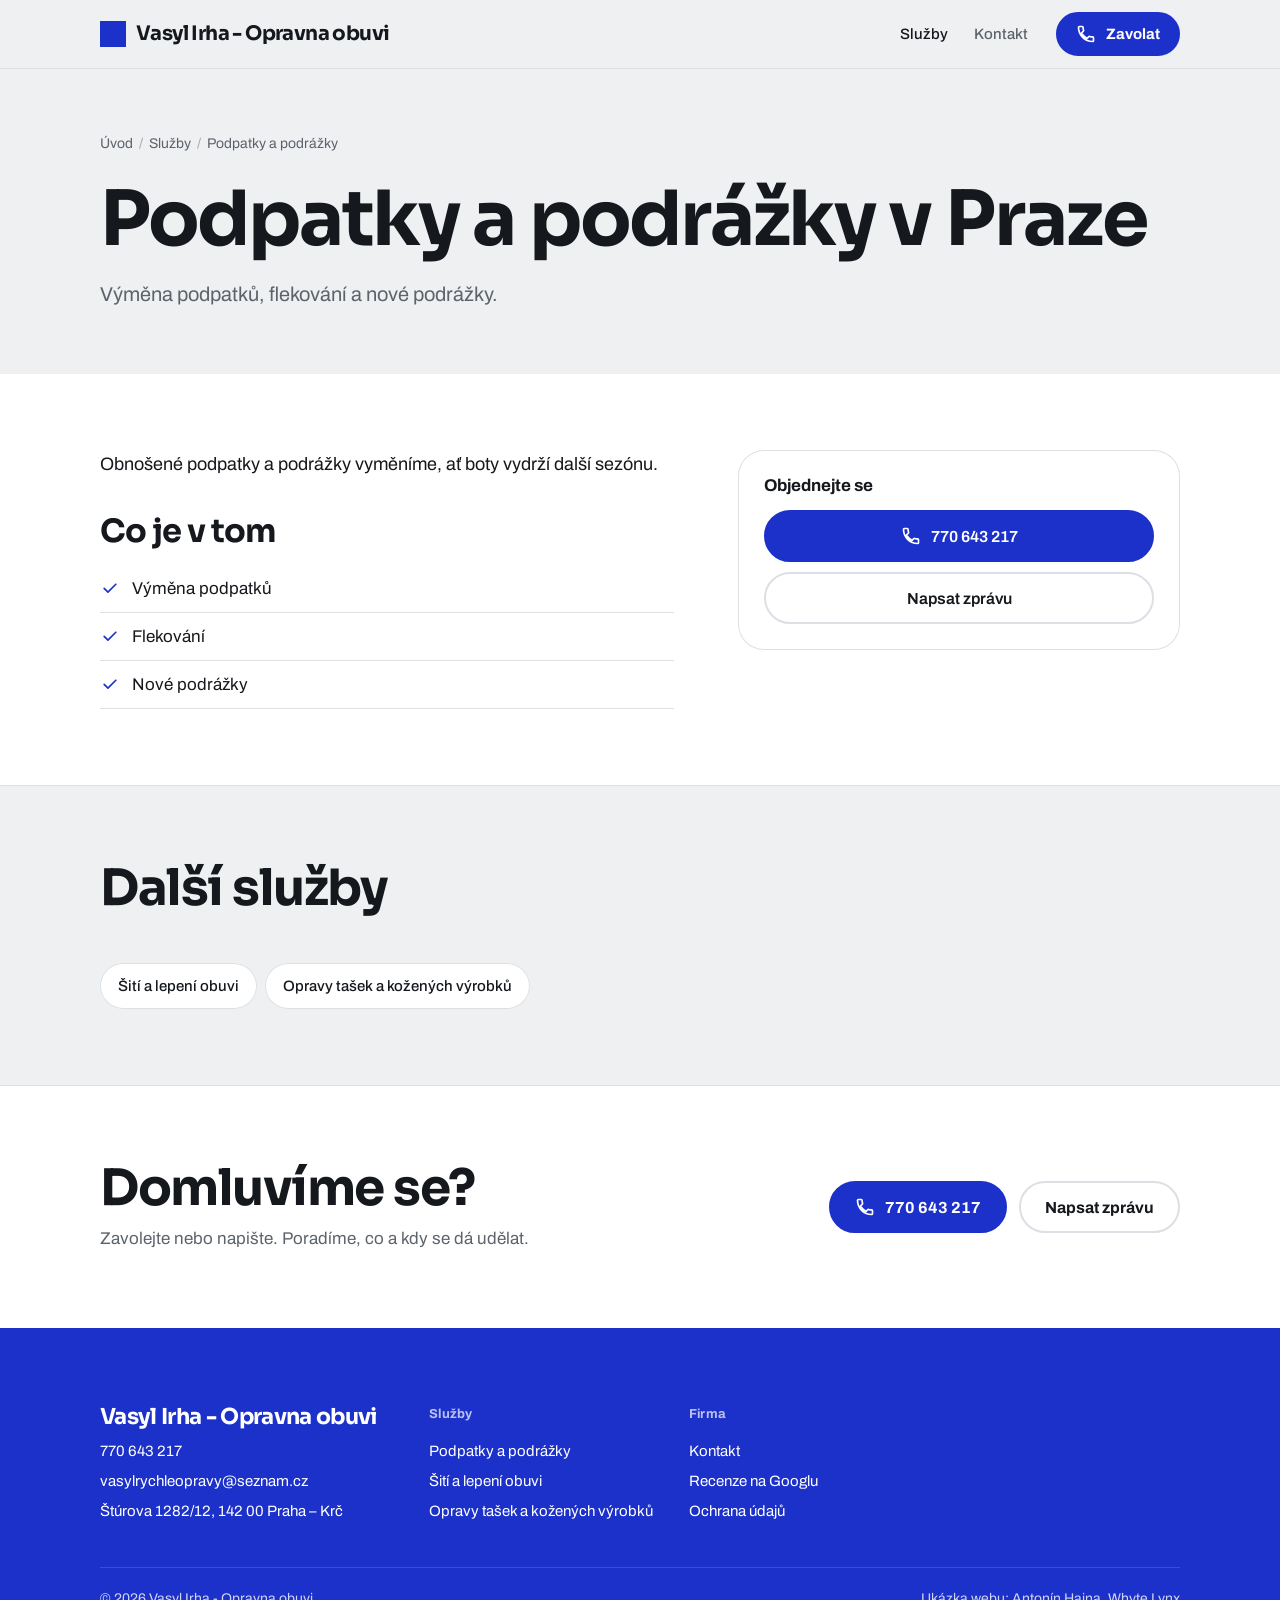
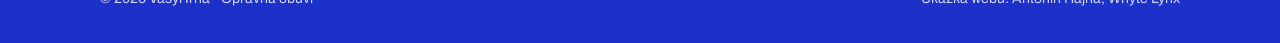
<file: podpatky-a-podrazky.html>
<!doctype html>
<html lang="cs">
<head>
<meta charset="utf-8">
<meta name="viewport" content="width=device-width, initial-scale=1">
<meta name="robots" content="noindex">
<title>Podpatky a podrážky Praha | Vasyl Irha - Opravna obuvi</title>
<meta name="description" content="Výměna podpatků, flekování a nové podrážky.">
<meta property="og:type" content="website">
<meta property="og:locale" content="cs_CZ">
<meta property="og:title" content="Podpatky a podrážky Praha | Vasyl Irha - Opravna obuvi">
<meta property="og:description" content="Výměna podpatků, flekování a nové podrážky.">
<meta name="theme-color" content="#eef0f2">
<link rel="icon" href="data:,">
<link rel="preconnect" href="https://fonts.googleapis.com">
<link rel="preconnect" href="https://fonts.gstatic.com" crossorigin>
<link href="https://fonts.googleapis.com/css2?family=Sora:wght@700&amp;family=Archivo:wdth,wght@62..125,100..900&amp;display=swap" rel="stylesheet">
<style>:root{--c:#1c31c9;--on:#ffffff;--cx:#1c31c9;--c2:#e6c37a;--on2:#161616;--bg:#eef0f2;--fg:#15181c;--mut:#5d636b;--card:#ffffff;--line:#dce0e4;--alt:#ffffff;--r:26px;--rb:999px;--hf:'Sora',system-ui,sans-serif;--hw:700;--hs:100%;--ht:none;--hl:-.03em;--hv:normal;--hk:1;--bf:'Archivo',system-ui,sans-serif;--sp:76px}</style>
<link rel="stylesheet" href="k.css">
<script type="application/ld+json">
{
 "@context": "https://schema.org",
 "@graph": [
  {
   "@type": "LocalBusiness",
   "@id": "#firma",
   "name": "Vasyl Irha - Opravna obuvi",
   "telephone": "+420770643217"
  },
  {
   "@type": "Service",
   "name": "Podpatky a podrážky",
   "description": "Výměna podpatků, flekování a nové podrážky.",
   "provider": {
    "@id": "#firma"
   },
   "areaServed": [
    {
     "@type": "City",
     "name": "Praha"
    }
   ]
  },
  {
   "@type": "BreadcrumbList",
   "itemListElement": [
    {
     "@type": "ListItem",
     "position": 1,
     "name": "Úvod"
    },
    {
     "@type": "ListItem",
     "position": 2,
     "name": "Podpatky a podrážky"
    }
   ]
  }
 ]
}
</script>
</head>
<body data-hero="text" data-b="plna" data-ft="barva" data-mk="ctverec">
<a class="skok" href="#obsah">Přeskočit na obsah</a>
<header class="k-hdr">
  <div class="w">
    <a class="k-brand" href="index.html"><span class="k-mark" aria-hidden="true"></span><span class="k-name">Vasyl Irha - Opravna obuvi</span></a>
    <nav class="k-menu" aria-label="Hlavní"><a href="index.html#sluzby" aria-current="page">Služby</a><a href="kontakt.html">Kontakt</a></nav>
    <a class="k-btn" href="tel:+420770643217"><svg viewBox="0 0 24 24" aria-hidden="true"><path d="M6.6 10.8a15.2 15.2 0 0 0 6.6 6.6l2.2-2.2a1 1 0 0 1 1-.25 11.4 11.4 0 0 0 3.6.57 1 1 0 0 1 1 1V20a1 1 0 0 1-1 1A17 17 0 0 1 3 4a1 1 0 0 1 1-1h3.5a1 1 0 0 1 1 1c0 1.25.2 2.45.57 3.6a1 1 0 0 1-.25 1z"/></svg>Zavolat</a>
  </div>
</header>
<main id="obsah">
<section class="k-hero k-sub"><div class="w">
  <nav class="k-crumb" aria-label="Drobečková navigace"><a href="index.html">Úvod</a><span><a href="index.html#sluzby">Služby</a></span><span>Podpatky a podrážky</span></nav>
  <h1>Podpatky a podrážky v Praze</h1>
  <p class="k-lead">Výměna podpatků, flekování a nové podrážky.</p>
</div></section>
<section class="k-sec alt"><div class="w k-page"><div class="k-text"><p>Obnošené podpatky a podrážky vyměníme, ať boty vydrží další sezónu.</p><h2>Co je v tom</h2><ul class="k-check"><li><svg viewBox="0 0 24 24" aria-hidden="true"><path d="m5 12.5 4.5 4.5L19 7.5"/></svg><span>Výměna podpatků</span></li><li><svg viewBox="0 0 24 24" aria-hidden="true"><path d="m5 12.5 4.5 4.5L19 7.5"/></svg><span>Flekování</span></li><li><svg viewBox="0 0 24 24" aria-hidden="true"><path d="m5 12.5 4.5 4.5L19 7.5"/></svg><span>Nové podrážky</span></li></ul></div><aside class="k-side"><div class="k-tile"><h3>Objednejte se</h3><p class="k-mut"></p><p style="margin-top:14px"><a class="k-btn" href="tel:+420770643217"><svg viewBox="0 0 24 24" aria-hidden="true"><path d="M6.6 10.8a15.2 15.2 0 0 0 6.6 6.6l2.2-2.2a1 1 0 0 1 1-.25 11.4 11.4 0 0 0 3.6.57 1 1 0 0 1 1 1V20a1 1 0 0 1-1 1A17 17 0 0 1 3 4a1 1 0 0 1 1-1h3.5a1 1 0 0 1 1 1c0 1.25.2 2.45.57 3.6a1 1 0 0 1-.25 1z"/></svg>770 643 217</a></p><p><a class="k-btn alt" href="kontakt.html#formular">Napsat zprávu</a></p></div></aside></div></section>
<section class="k-sec"><div class="w"><div class="k-head"><h2>Další služby</h2></div><div class="k-pills"><a href="siti-a-lepeni-obuvi.html">Šití a lepení obuvi</a><a href="opravy-tasek-a-kozenych-vyrobku.html">Opravy tašek a kožených výrobků</a></div></div></section>
<section class="k-sec alt"><div class="w k-band"><div><h2>Domluvíme se?</h2><p>Zavolejte nebo napište. Poradíme, co a kdy se dá udělat.</p></div><div class="k-acts" style="margin-top:0"><a class="k-btn" href="tel:+420770643217"><svg viewBox="0 0 24 24" aria-hidden="true"><path d="M6.6 10.8a15.2 15.2 0 0 0 6.6 6.6l2.2-2.2a1 1 0 0 1 1-.25 11.4 11.4 0 0 0 3.6.57 1 1 0 0 1 1 1V20a1 1 0 0 1-1 1A17 17 0 0 1 3 4a1 1 0 0 1 1-1h3.5a1 1 0 0 1 1 1c0 1.25.2 2.45.57 3.6a1 1 0 0 1-.25 1z"/></svg>770 643 217</a><a class="k-btn alt" href="kontakt.html#formular">Napsat zprávu</a></div></div></section>
</main>
<footer class="k-ft">
  <div class="w">
    <div class="k-ft-in">
      <div><span class="k-name">Vasyl Irha - Opravna obuvi</span><p><a href="tel:+420770643217">770 643 217</a></p><p><a href="mailto:vasylrychleopravy@seznam.cz">vasylrychleopravy@seznam.cz</a></p><p>Štúrova 1282/12, 142 00 Praha – Krč</p></div>
      <nav aria-label="Služby"><h3>Služby</h3><a href="podpatky-a-podrazky.html">Podpatky a podrážky</a><a href="siti-a-lepeni-obuvi.html">Šití a lepení obuvi</a><a href="opravy-tasek-a-kozenych-vyrobku.html">Opravy tašek a kožených výrobků</a></nav><nav aria-label="Firma"><h3>Firma</h3><a href="kontakt.html">Kontakt</a><a href="https://www.google.com/maps/search/?api=1&amp;query=Vasyl%20Irha%20-%20Opravna%20obuvi%2C%20%C5%A0t%C3%BArova%201282/12%2C%20142%2000%20Praha%204-Kr%C4%8D%2C%20Praha" target="_blank" rel="noopener">Recenze na Googlu</a><a href="ochrana-udaju.html">Ochrana údajů</a></nav>
    </div>
    <div class="k-ft-bot"><span>© 2026 Vasyl Irha - Opravna obuvi</span><span>Ukázka webu: Antonín Hajna, <a href="https://whytelynx.cz" target="_blank" rel="noopener">Whyte Lynx</a></span></div>
  </div>
</footer>
<div class="k-bar"><a class="k-btn" href="tel:+420770643217"><svg viewBox="0 0 24 24" aria-hidden="true"><path d="M6.6 10.8a15.2 15.2 0 0 0 6.6 6.6l2.2-2.2a1 1 0 0 1 1-.25 11.4 11.4 0 0 0 3.6.57 1 1 0 0 1 1 1V20a1 1 0 0 1-1 1A17 17 0 0 1 3 4a1 1 0 0 1 1-1h3.5a1 1 0 0 1 1 1c0 1.25.2 2.45.57 3.6a1 1 0 0 1-.25 1z"/></svg>Zavolat</a><a class="k-btn alt" href="kontakt.html#formular">Napsat</a></div>
<script>window.K_HODINY=[]</script>
<script src="k.js" defer></script>
</body>
</html>
</file>
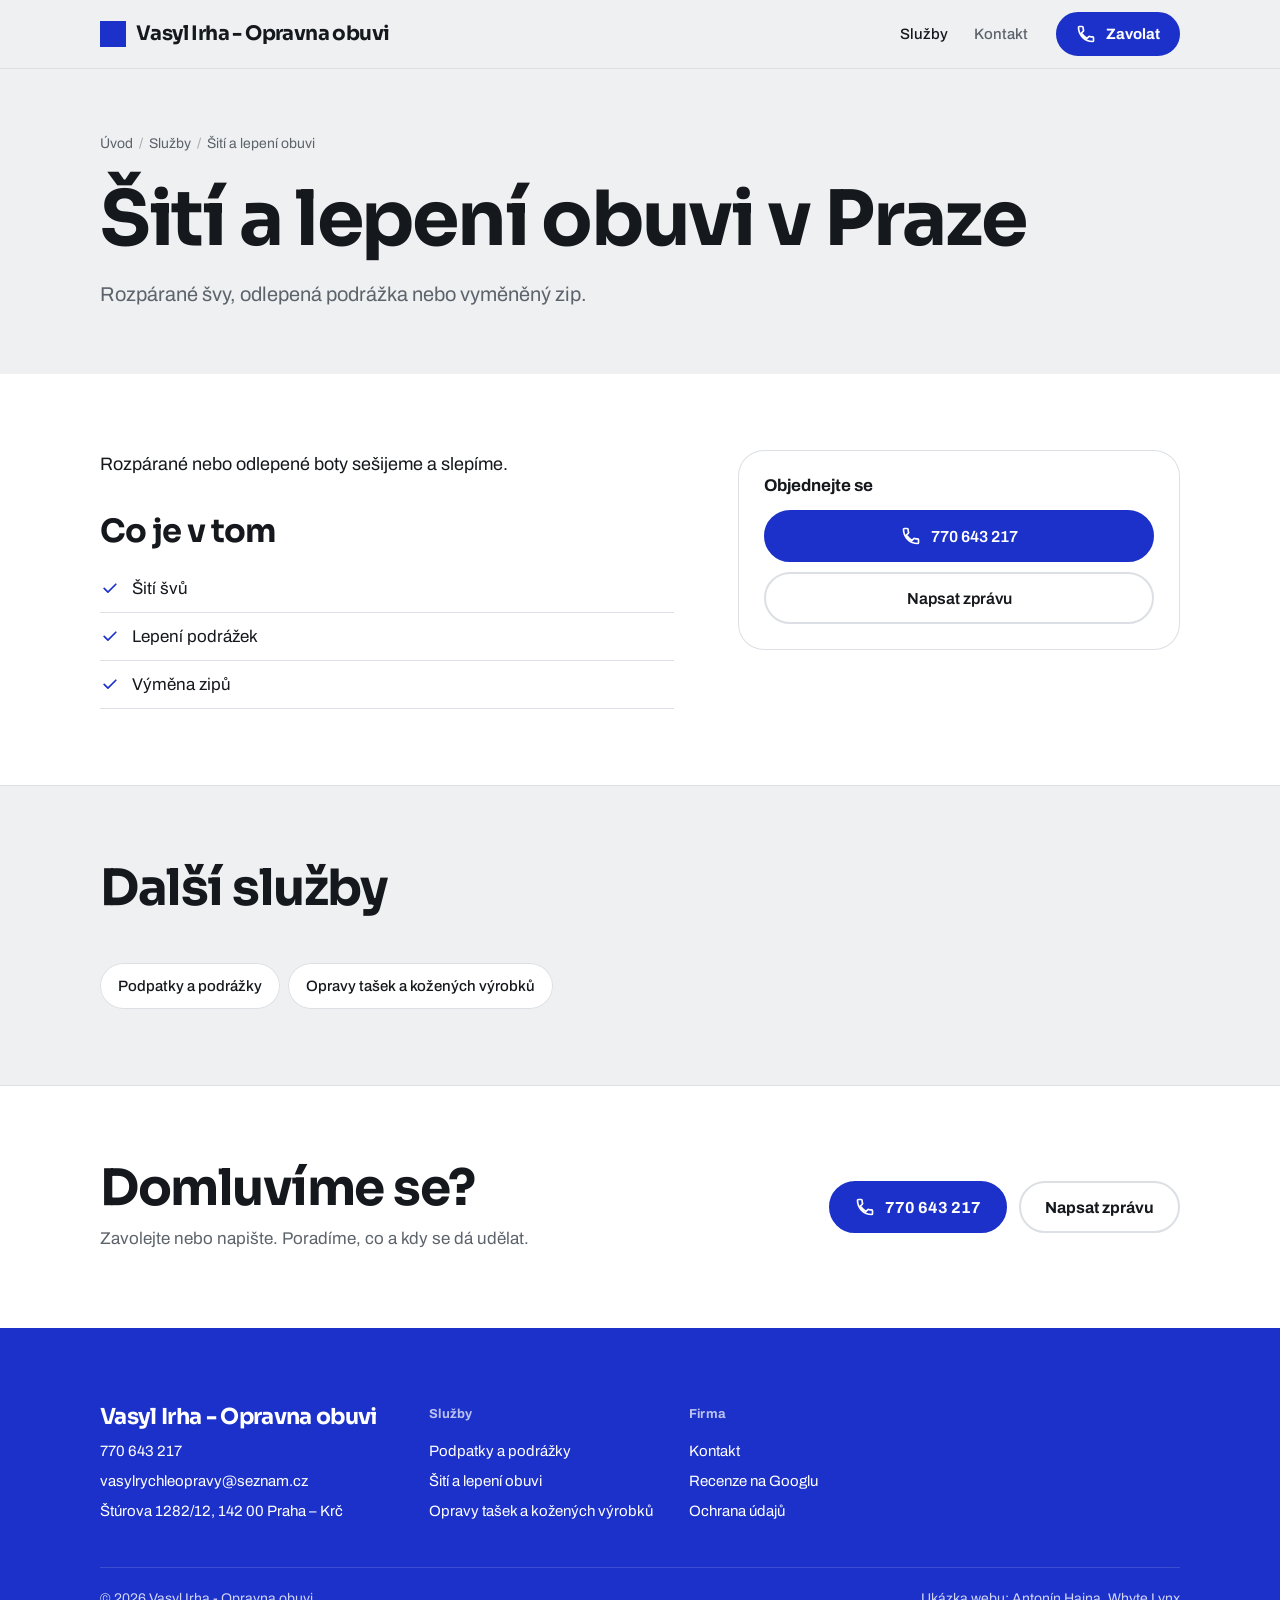
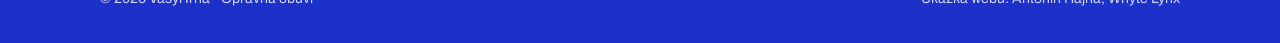
<file: siti-a-lepeni-obuvi.html>
<!doctype html>
<html lang="cs">
<head>
<meta charset="utf-8">
<meta name="viewport" content="width=device-width, initial-scale=1">
<meta name="robots" content="noindex">
<title>Šití a lepení obuvi Praha | Vasyl Irha - Opravna obuvi</title>
<meta name="description" content="Rozpárané švy, odlepená podrážka nebo vyměněný zip.">
<meta property="og:type" content="website">
<meta property="og:locale" content="cs_CZ">
<meta property="og:title" content="Šití a lepení obuvi Praha | Vasyl Irha - Opravna obuvi">
<meta property="og:description" content="Rozpárané švy, odlepená podrážka nebo vyměněný zip.">
<meta name="theme-color" content="#eef0f2">
<link rel="icon" href="data:,">
<link rel="preconnect" href="https://fonts.googleapis.com">
<link rel="preconnect" href="https://fonts.gstatic.com" crossorigin>
<link href="https://fonts.googleapis.com/css2?family=Sora:wght@700&amp;family=Archivo:wdth,wght@62..125,100..900&amp;display=swap" rel="stylesheet">
<style>:root{--c:#1c31c9;--on:#ffffff;--cx:#1c31c9;--c2:#e6c37a;--on2:#161616;--bg:#eef0f2;--fg:#15181c;--mut:#5d636b;--card:#ffffff;--line:#dce0e4;--alt:#ffffff;--r:26px;--rb:999px;--hf:'Sora',system-ui,sans-serif;--hw:700;--hs:100%;--ht:none;--hl:-.03em;--hv:normal;--hk:1;--bf:'Archivo',system-ui,sans-serif;--sp:76px}</style>
<link rel="stylesheet" href="k.css">
<script type="application/ld+json">
{
 "@context": "https://schema.org",
 "@graph": [
  {
   "@type": "LocalBusiness",
   "@id": "#firma",
   "name": "Vasyl Irha - Opravna obuvi",
   "telephone": "+420770643217"
  },
  {
   "@type": "Service",
   "name": "Šití a lepení obuvi",
   "description": "Rozpárané švy, odlepená podrážka nebo vyměněný zip.",
   "provider": {
    "@id": "#firma"
   },
   "areaServed": [
    {
     "@type": "City",
     "name": "Praha"
    }
   ]
  },
  {
   "@type": "BreadcrumbList",
   "itemListElement": [
    {
     "@type": "ListItem",
     "position": 1,
     "name": "Úvod"
    },
    {
     "@type": "ListItem",
     "position": 2,
     "name": "Šití a lepení obuvi"
    }
   ]
  }
 ]
}
</script>
</head>
<body data-hero="text" data-b="plna" data-ft="barva" data-mk="ctverec">
<a class="skok" href="#obsah">Přeskočit na obsah</a>
<header class="k-hdr">
  <div class="w">
    <a class="k-brand" href="index.html"><span class="k-mark" aria-hidden="true"></span><span class="k-name">Vasyl Irha - Opravna obuvi</span></a>
    <nav class="k-menu" aria-label="Hlavní"><a href="index.html#sluzby" aria-current="page">Služby</a><a href="kontakt.html">Kontakt</a></nav>
    <a class="k-btn" href="tel:+420770643217"><svg viewBox="0 0 24 24" aria-hidden="true"><path d="M6.6 10.8a15.2 15.2 0 0 0 6.6 6.6l2.2-2.2a1 1 0 0 1 1-.25 11.4 11.4 0 0 0 3.6.57 1 1 0 0 1 1 1V20a1 1 0 0 1-1 1A17 17 0 0 1 3 4a1 1 0 0 1 1-1h3.5a1 1 0 0 1 1 1c0 1.25.2 2.45.57 3.6a1 1 0 0 1-.25 1z"/></svg>Zavolat</a>
  </div>
</header>
<main id="obsah">
<section class="k-hero k-sub"><div class="w">
  <nav class="k-crumb" aria-label="Drobečková navigace"><a href="index.html">Úvod</a><span><a href="index.html#sluzby">Služby</a></span><span>Šití a lepení obuvi</span></nav>
  <h1>Šití a lepení obuvi v Praze</h1>
  <p class="k-lead">Rozpárané švy, odlepená podrážka nebo vyměněný zip.</p>
</div></section>
<section class="k-sec alt"><div class="w k-page"><div class="k-text"><p>Rozpárané nebo odlepené boty sešijeme a slepíme.</p><h2>Co je v tom</h2><ul class="k-check"><li><svg viewBox="0 0 24 24" aria-hidden="true"><path d="m5 12.5 4.5 4.5L19 7.5"/></svg><span>Šití švů</span></li><li><svg viewBox="0 0 24 24" aria-hidden="true"><path d="m5 12.5 4.5 4.5L19 7.5"/></svg><span>Lepení podrážek</span></li><li><svg viewBox="0 0 24 24" aria-hidden="true"><path d="m5 12.5 4.5 4.5L19 7.5"/></svg><span>Výměna zipů</span></li></ul></div><aside class="k-side"><div class="k-tile"><h3>Objednejte se</h3><p class="k-mut"></p><p style="margin-top:14px"><a class="k-btn" href="tel:+420770643217"><svg viewBox="0 0 24 24" aria-hidden="true"><path d="M6.6 10.8a15.2 15.2 0 0 0 6.6 6.6l2.2-2.2a1 1 0 0 1 1-.25 11.4 11.4 0 0 0 3.6.57 1 1 0 0 1 1 1V20a1 1 0 0 1-1 1A17 17 0 0 1 3 4a1 1 0 0 1 1-1h3.5a1 1 0 0 1 1 1c0 1.25.2 2.45.57 3.6a1 1 0 0 1-.25 1z"/></svg>770 643 217</a></p><p><a class="k-btn alt" href="kontakt.html#formular">Napsat zprávu</a></p></div></aside></div></section>
<section class="k-sec"><div class="w"><div class="k-head"><h2>Další služby</h2></div><div class="k-pills"><a href="podpatky-a-podrazky.html">Podpatky a podrážky</a><a href="opravy-tasek-a-kozenych-vyrobku.html">Opravy tašek a kožených výrobků</a></div></div></section>
<section class="k-sec alt"><div class="w k-band"><div><h2>Domluvíme se?</h2><p>Zavolejte nebo napište. Poradíme, co a kdy se dá udělat.</p></div><div class="k-acts" style="margin-top:0"><a class="k-btn" href="tel:+420770643217"><svg viewBox="0 0 24 24" aria-hidden="true"><path d="M6.6 10.8a15.2 15.2 0 0 0 6.6 6.6l2.2-2.2a1 1 0 0 1 1-.25 11.4 11.4 0 0 0 3.6.57 1 1 0 0 1 1 1V20a1 1 0 0 1-1 1A17 17 0 0 1 3 4a1 1 0 0 1 1-1h3.5a1 1 0 0 1 1 1c0 1.25.2 2.45.57 3.6a1 1 0 0 1-.25 1z"/></svg>770 643 217</a><a class="k-btn alt" href="kontakt.html#formular">Napsat zprávu</a></div></div></section>
</main>
<footer class="k-ft">
  <div class="w">
    <div class="k-ft-in">
      <div><span class="k-name">Vasyl Irha - Opravna obuvi</span><p><a href="tel:+420770643217">770 643 217</a></p><p><a href="mailto:vasylrychleopravy@seznam.cz">vasylrychleopravy@seznam.cz</a></p><p>Štúrova 1282/12, 142 00 Praha – Krč</p></div>
      <nav aria-label="Služby"><h3>Služby</h3><a href="podpatky-a-podrazky.html">Podpatky a podrážky</a><a href="siti-a-lepeni-obuvi.html">Šití a lepení obuvi</a><a href="opravy-tasek-a-kozenych-vyrobku.html">Opravy tašek a kožených výrobků</a></nav><nav aria-label="Firma"><h3>Firma</h3><a href="kontakt.html">Kontakt</a><a href="https://www.google.com/maps/search/?api=1&amp;query=Vasyl%20Irha%20-%20Opravna%20obuvi%2C%20%C5%A0t%C3%BArova%201282/12%2C%20142%2000%20Praha%204-Kr%C4%8D%2C%20Praha" target="_blank" rel="noopener">Recenze na Googlu</a><a href="ochrana-udaju.html">Ochrana údajů</a></nav>
    </div>
    <div class="k-ft-bot"><span>© 2026 Vasyl Irha - Opravna obuvi</span><span>Ukázka webu: Antonín Hajna, <a href="https://whytelynx.cz" target="_blank" rel="noopener">Whyte Lynx</a></span></div>
  </div>
</footer>
<div class="k-bar"><a class="k-btn" href="tel:+420770643217"><svg viewBox="0 0 24 24" aria-hidden="true"><path d="M6.6 10.8a15.2 15.2 0 0 0 6.6 6.6l2.2-2.2a1 1 0 0 1 1-.25 11.4 11.4 0 0 0 3.6.57 1 1 0 0 1 1 1V20a1 1 0 0 1-1 1A17 17 0 0 1 3 4a1 1 0 0 1 1-1h3.5a1 1 0 0 1 1 1c0 1.25.2 2.45.57 3.6a1 1 0 0 1-.25 1z"/></svg>Zavolat</a><a class="k-btn alt" href="kontakt.html#formular">Napsat</a></div>
<script>window.K_HODINY=[]</script>
<script src="k.js" defer></script>
</body>
</html>
</file>
<file: k.css>
*,*::before,*::after{box-sizing:border-box}
html{-webkit-text-size-adjust:100%;text-size-adjust:100%;scroll-padding-top:84px}
body{margin:0;background:var(--bg);color:var(--fg);font:400 17px/1.6 var(--bf);-webkit-font-smoothing:antialiased;overflow-wrap:break-word}
h1,h2,h3,p,ul,ol,figure,dl,dd{margin:0}
ul,ol{padding:0;list-style:none}
img{display:block;max-width:100%;height:auto}
a{color:inherit;text-underline-offset:.2em;text-decoration-thickness:1px}
svg{width:20px;height:20px;flex:none;fill:none;stroke:currentColor;stroke-width:2;stroke-linecap:round;stroke-linejoin:round}
:focus-visible{outline:3px solid var(--fg);outline-offset:3px}
.w{max-width:1160px;margin-inline:auto;padding-inline:clamp(16px,4vw,40px)}
.skok{position:absolute;left:-999rem}
.skok:focus{left:8px;top:8px;z-index:50;background:var(--bg);padding:10px 14px}
h1,h2,h3,.k-name,.k-big{font-family:var(--hf);font-weight:var(--hw);font-stretch:var(--hs);text-transform:var(--ht);letter-spacing:var(--hl);font-variation-settings:var(--hv)}
h1{font-size:calc(clamp(38px,6.2vw,76px)*var(--hk));line-height:1.02}
h2{font-size:calc(clamp(30px,4.2vw,50px)*var(--hk));line-height:1.06}
h3{font-size:calc(21px*var(--hk));line-height:1.2}
.k-kick{font-size:14px;font-weight:600;color:var(--mut);margin-bottom:14px;letter-spacing:.01em}
.k-lead{font-size:clamp(18px,1.6vw,20px);line-height:1.55;color:var(--mut);max-width:620px;margin-top:20px}
/* tlačítka */
.k-btn{display:inline-flex;align-items:center;justify-content:center;gap:10px;min-height:52px;padding:13px 24px;border-radius:var(--rb);border:2px solid var(--c);background:var(--c);color:var(--on);font:700 16px/1.2 var(--bf);text-decoration:none;white-space:nowrap;cursor:pointer;transition:filter .15s,background-color .15s,color .15s}
.k-btn:hover{filter:brightness(.94)}
.k-btn.alt{background:transparent;color:var(--fg);border-color:var(--line)}
.k-btn.alt:hover{border-color:var(--fg);filter:none}
[data-b=obrys] .k-btn:not(.alt){background:transparent;color:var(--cx);border-color:currentColor}
[data-b=podtrzena] .k-btn{border-radius:0;border-width:0 0 2px;padding-inline:2px;background:transparent;color:var(--fg);border-color:var(--c)}
.k-acts{display:flex;flex-wrap:wrap;gap:12px;margin-top:30px}
.k-more{display:inline-flex;align-items:center;gap:8px;font-weight:600;color:var(--cx);text-decoration:none}
.k-more svg{width:18px;height:18px;transition:transform .2s}
a:hover>.k-more svg,.k-more:hover svg{transform:translateX(3px)}
/* horní lišta a hlavička */
.k-top{background:var(--c);color:var(--on);font-size:14px}
.k-top .w{display:flex;flex-wrap:wrap;gap:4px 28px;padding-block:8px}
.k-top a{text-decoration:none;font-weight:600}
.k-top span:last-child{margin-left:auto}
.k-hdr{position:sticky;top:0;z-index:30;background:var(--bg);border-bottom:1px solid var(--line)}
.k-hdr .w{display:flex;align-items:center;gap:12px 28px;min-height:68px}
.k-brand{display:flex;align-items:center;gap:10px;text-decoration:none;min-width:0}
.k-name{font-size:calc(20px*var(--hk));line-height:1.1;white-space:nowrap;overflow:hidden;text-overflow:ellipsis}
.k-mark{flex:none;width:26px;height:26px;background:var(--c)}
[data-mk=kruh] .k-mark{border-radius:50%}
[data-mk=inicial] .k-mark{display:grid;place-items:center;border-radius:var(--rb);color:var(--on);font:800 15px/1 var(--hf)}
[data-mk=zadna] .k-mark,[data-mk=zadny] .k-mark{display:none}
.k-menu{display:flex;gap:26px;margin-left:auto;font-size:15px;font-weight:500}
.k-menu a{text-decoration:none;color:var(--mut);padding-block:10px}
.k-menu a:hover,.k-menu a[aria-current]{color:var(--fg)}
.k-hdr .k-btn{min-height:44px;padding:9px 18px;font-size:15px}
/* úvod */
.k-hero{padding-block:clamp(40px,6vw,88px)}
.k-hero-in{display:grid;grid-template-columns:minmax(0,1.05fr) minmax(0,1fr);gap:clamp(28px,5vw,72px);align-items:center}
.k-hero h1{max-width:15ch}
.k-hero-img{border-radius:var(--r);overflow:hidden;background:var(--card)}
.k-hero-img img{width:100%;aspect-ratio:4/3;object-fit:cover}
.k-now{display:flex;align-items:center;gap:9px;margin-top:22px;font-size:15px;color:var(--mut)}
.k-now i{width:9px;height:9px;border-radius:50%;background:var(--mut)}
.k-now.on i{background:#1f9d55;box-shadow:0 0 0 4px rgba(31,157,85,.16)}
[data-hero=text] .k-hero-in{grid-template-columns:minmax(0,1fr)}
[data-hero=text] .k-hero h1{max-width:20ch}
[data-hero=pres] .k-hero:not(.k-sub){position:relative;isolation:isolate;padding-block:clamp(72px,12vw,160px);color:#fff;background:#111}
[data-hero=pres] .k-hero:not(.k-sub) .k-hero-in{grid-template-columns:minmax(0,1fr)}
[data-hero=pres] .k-hero-img{position:absolute;inset:0;z-index:-1;border-radius:0}
[data-hero=pres] .k-hero-img img{height:100%;aspect-ratio:auto}
[data-hero=pres] .k-hero-img::after{content:"";position:absolute;inset:0;background:linear-gradient(90deg,rgba(0,0,0,.78),rgba(0,0,0,.35) 75%,rgba(0,0,0,.2))}
[data-hero=pres] .k-hero:not(.k-sub) .k-kick,[data-hero=pres] .k-hero:not(.k-sub) .k-lead,[data-hero=pres] .k-now{color:rgba(255,255,255,.86)}
[data-hero=pres] .k-hero:not(.k-sub) .k-btn.alt{color:#fff;border-color:rgba(255,255,255,.5)}
[data-hero=pres] .k-hero:not(.k-sub) .k-btn.alt:hover{border-color:#fff}
/* části */
.k-sec{padding-block:var(--sp)}
.k-sec.alt{background:var(--alt)}
.k-sec+.k-sec{border-top:1px solid var(--line)}
.k-head{display:grid;grid-template-columns:minmax(0,1fr) minmax(0,1fr);gap:16px clamp(28px,5vw,72px);align-items:end;margin-bottom:clamp(28px,4vw,48px)}
.k-head .k-lead{margin-top:0}
.k-cards{display:grid;grid-template-columns:repeat(3,minmax(0,1fr));gap:16px}
.k-card{display:flex;flex-direction:column;gap:10px;padding:28px 26px;border-radius:var(--r);background:var(--card);box-shadow:inset 0 0 0 1px var(--line);text-decoration:none;transition:box-shadow .2s}
a.k-card:hover{box-shadow:inset 0 0 0 1px var(--fg)}
.k-card p{color:var(--mut)}
.k-card .k-more{margin-top:auto;padding-top:12px}
.k-num{font-size:13px;font-weight:700;color:var(--mut);font-variant-numeric:tabular-nums;margin-bottom:8px}
.k-facts{display:grid;grid-template-columns:repeat(3,minmax(0,1fr));gap:16px clamp(20px,4vw,56px)}
.k-big{display:block;font-size:calc(clamp(40px,5vw,64px)*var(--hk));line-height:1;margin-bottom:12px;color:var(--cx)}
.k-facts p{color:var(--mut)}
.k-gal{display:grid;grid-template-columns:repeat(3,minmax(0,1fr));gap:12px}
.k-gal img{width:100%;aspect-ratio:4/3;object-fit:cover;border-radius:var(--r);background:var(--card)}
.k-steps{display:grid;grid-template-columns:repeat(3,minmax(0,1fr));gap:16px;counter-reset:k}
.k-steps li{counter-increment:k;padding-top:22px;border-top:2px solid var(--fg)}
.k-steps li::before{content:counter(k);display:block;font:var(--hw) 15px/1 var(--hf);color:var(--mut);margin-bottom:16px}
.k-steps p{color:var(--mut);margin-top:8px}
.k-pills{display:flex;flex-wrap:wrap;gap:8px}
.k-pills a{padding:11px 18px;border-radius:999px;background:var(--card);box-shadow:inset 0 0 0 1px var(--line);font-size:15px;font-weight:500;text-decoration:none}
.k-pills a:hover{box-shadow:inset 0 0 0 1px var(--fg)}
.k-band{display:flex;flex-wrap:wrap;align-items:center;justify-content:space-between;gap:20px 40px}
.k-band p{color:var(--mut);max-width:560px;margin-top:10px}
.k-faq{max-width:860px}
.k-faq details{border-bottom:1px solid var(--line)}
.k-faq summary{display:flex;justify-content:space-between;gap:20px;padding:22px 0;font-weight:600;font-size:18px;cursor:pointer;list-style:none}
.k-faq summary::-webkit-details-marker{display:none}
.k-faq summary::after{content:"+";flex:none;font-size:24px;line-height:1;color:var(--mut);transition:transform .2s}
.k-faq details[open] summary::after{transform:rotate(45deg)}
.k-faq details p{padding:0 0 22px;color:var(--mut);max-width:720px}
/* kontakt */
.k-contact{display:grid;grid-template-columns:minmax(0,1fr) minmax(0,1fr) minmax(0,1.3fr);gap:16px}
.k-tile{padding:26px;border-radius:var(--r);background:var(--card);box-shadow:inset 0 0 0 1px var(--line)}
.k-tile h3{font-size:17px;font-family:var(--bf);font-weight:700;font-stretch:100%;text-transform:none;letter-spacing:0;margin-bottom:12px}
.k-tile p+p{margin-top:10px}
.k-tile a{font-weight:600}
.k-tile .k-mut{color:var(--mut);font-size:15px}
.k-hours{display:grid;grid-template-columns:auto 1fr;gap:6px 18px}
.k-hours dd{font-variant-numeric:tabular-nums}
.k-map{border-radius:var(--r);overflow:hidden;min-height:300px;background:var(--card);box-shadow:inset 0 0 0 1px var(--line)}
.k-map iframe{display:block;width:100%;height:100%;min-height:300px;border:0}
.k-form-w{display:grid;grid-template-columns:minmax(0,.8fr) minmax(0,1.2fr);gap:20px clamp(28px,5vw,72px);margin-top:clamp(40px,5vw,64px)}
.k-form{display:grid;gap:14px}
.k-form label{display:grid;gap:6px;font-size:15px;font-weight:600}
.k-form input,.k-form textarea{width:100%;font:400 16px/1.4 var(--bf);color:var(--fg);background:var(--card);border:1px solid var(--line);border-radius:calc(var(--rb) * .6 + 2px);padding:13px 14px}
.k-form textarea{min-height:130px;resize:vertical}
.k-form input:focus,.k-form textarea:focus{outline:2px solid var(--fg);outline-offset:0;border-color:transparent}
.k-form .k-btn{justify-self:start}
.k-note{font-size:14px;color:var(--mut)}
.k-ok{padding:16px 18px;border-radius:var(--r);background:var(--card);box-shadow:inset 0 0 0 1px var(--line)}
/* podstránky */
.k-sub{padding-block:clamp(32px,5vw,64px) clamp(36px,5vw,64px)}
.k-sub h1{max-width:20ch}
.k-crumb{display:flex;flex-wrap:wrap;gap:6px;font-size:14px;color:var(--mut);margin-bottom:26px}
.k-crumb a{text-decoration:none}
.k-crumb a:hover{color:var(--fg)}
.k-crumb span::before{content:"/";margin-right:6px;opacity:.5}
.k-page{display:grid;grid-template-columns:minmax(0,1.3fr) minmax(0,1fr);gap:clamp(28px,5vw,80px);align-items:start}
.k-text p{font-size:18px;color:var(--fg)}
.k-text p+p{margin-top:16px}
.k-text h2{font-size:calc(clamp(24px,2.6vw,32px)*var(--hk));margin:36px 0 16px}
.k-check li{display:flex;gap:12px;padding:10px 0;border-bottom:1px solid var(--line)}
.k-check svg{color:var(--cx);margin-top:3px}
.k-side{display:grid;gap:16px;position:sticky;top:96px}
.k-side img{width:100%;aspect-ratio:4/3;object-fit:cover;border-radius:var(--r)}
.k-side .k-btn{width:100%}
.k-lok{display:grid;grid-template-columns:minmax(0,.8fr) minmax(0,1.2fr);gap:12px clamp(28px,5vw,72px);padding-block:clamp(32px,4vw,52px);border-top:1px solid var(--line);scroll-margin-top:90px}
.k-lok h2{font-size:calc(clamp(26px,3vw,40px)*var(--hk))}
.k-lok p{font-size:18px}
.k-lok p+p{margin-top:12px}
.k-lok .k-mut{color:var(--mut)}
.k-legal{max-width:760px}
.k-legal h2{font-size:calc(24px*var(--hk));margin:36px 0 12px}
.k-legal p,.k-legal li{color:var(--fg)}
.k-legal ul{list-style:disc;padding-left:22px}
/* patička */
.k-ft{background:var(--alt);border-top:1px solid var(--line);padding-block:clamp(48px,6vw,80px) 32px;font-size:15px}
[data-ft=barva] .k-ft{background:var(--c);color:var(--on);border:0}
[data-ft=tmava] .k-ft,[data-ft=cb] .k-ft{background:var(--fg);color:var(--bg);border:0}
.k-ft-in{display:grid;grid-template-columns:minmax(0,1.3fr) repeat(3,minmax(0,1fr));gap:28px}
.k-ft p+p{margin-top:6px}
.k-ft h3{font:700 13px/1.4 var(--bf);font-stretch:100%;text-transform:none;letter-spacing:.02em;opacity:.7;margin-bottom:10px}
.k-ft nav{display:grid;gap:6px;align-content:start}
.k-ft a{text-decoration:none}
.k-ft a:hover{text-decoration:underline}
.k-ft .k-name{font-size:calc(22px*var(--hk));margin-bottom:10px;display:block}
.k-ft-bot{display:flex;flex-wrap:wrap;justify-content:space-between;gap:8px 24px;margin-top:44px;padding-top:20px;border-top:1px solid currentColor;border-color:color-mix(in srgb,currentColor 18%,transparent);opacity:.8;font-size:14px}
.k-bar{display:none}
@media (max-width:960px){
  .k-menu{display:none}
  .k-hdr .w{justify-content:space-between}
  .k-cards,.k-gal{grid-template-columns:repeat(2,minmax(0,1fr))}
  .k-contact{grid-template-columns:repeat(2,minmax(0,1fr))}
  .k-map{grid-column:1/-1}
  .k-ft-in{grid-template-columns:repeat(2,minmax(0,1fr))}
}
@media (max-width:760px){
  body{font-size:16.5px}
  .k-hero-in,.k-head,.k-form-w,.k-page,.k-lok{grid-template-columns:minmax(0,1fr)}
  .k-hero{padding-block:28px 44px}
  [data-hero=pres] .k-hero:not(.k-sub){padding-block:64px 72px}
  .k-hero-img{order:-1}
  [data-hero=pres] .k-hero-img{order:0}
  .k-cards,.k-facts,.k-steps,.k-contact,.k-ft-in{grid-template-columns:minmax(0,1fr)}
  .k-gal{grid-template-columns:repeat(2,minmax(0,1fr));gap:8px}
  .k-side{position:static}
  .k-top span:not(:first-child){display:none}
  .k-hdr .k-btn{display:none}
  .k-acts .k-btn{flex:1 1 220px}
  .k-ft{padding-bottom:104px}
  .k-bar{display:grid;grid-template-columns:1fr 1fr;gap:8px;position:fixed;left:10px;right:10px;bottom:calc(10px + env(safe-area-inset-bottom));z-index:40}
  .k-bar .k-btn{min-height:50px;box-shadow:0 10px 28px -10px rgba(0,0,0,.45)}
  .k-bar .k-btn.alt{background:var(--bg)}
  body:has(.k-form :is(input,textarea):focus) .k-bar{visibility:hidden}
}
@media (prefers-reduced-motion:reduce){*{transition:none!important}}
</file>
